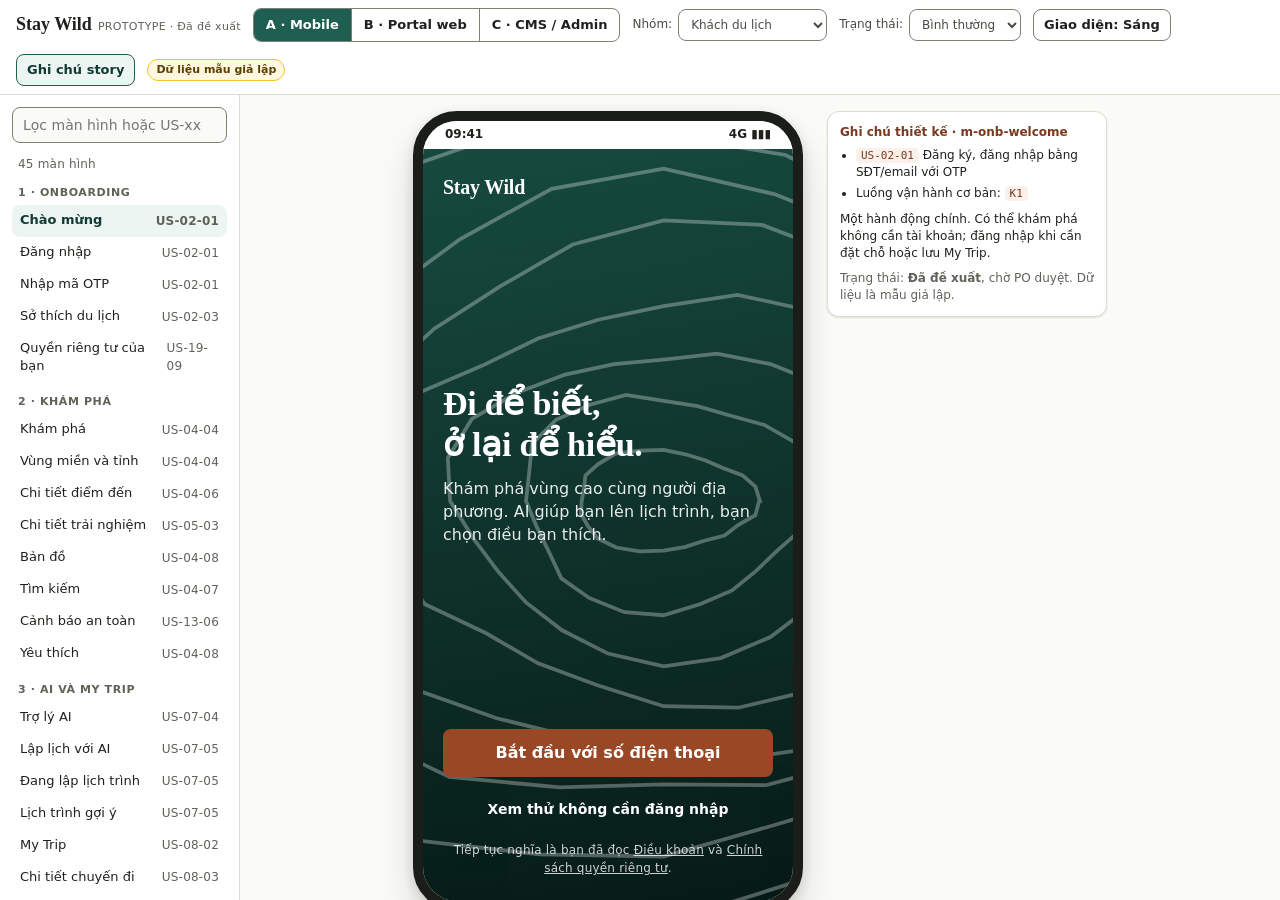
<file: site/index.html>
<!doctype html>
<html lang="vi">
<head>
<meta charset="utf-8">
<meta name="viewport" content="width=device-width, initial-scale=1">
<title>Stay Wild · Prototype nhấp được</title>
<meta name="description" content="Prototype tự chứa (HTML/CSS/JS thuần, chạy offline) cho ba bề mặt: Mobile, Portal, CMS/Admin. Trạng thái: Đã đề xuất, chờ PO duyệt. Mọi dữ liệu là mẫu giả lập.">
<link rel="stylesheet" href="css/tokens.css">
<link rel="stylesheet" href="css/base.css">
<link rel="stylesheet" href="css/components.css">
<link rel="stylesheet" href="css/mobile.css">
<link rel="stylesheet" href="css/web.css">
</head>
<body>
<div id="shell">
  <header class="topbar" role="banner">
    <button class="tb-btn" id="side-toggle" aria-label="Mở danh sách màn hình">☰ Màn hình</button>
    <span class="brand">Stay Wild<small>PROTOTYPE · Đã đề xuất</small></span>
    <div class="seg" id="surf" role="group" aria-label="Bề mặt"></div>
    <label class="tb-sel">Nhóm:
      <select id="persona" aria-label="Nhóm tài khoản"></select>
    </label>
    <label class="tb-sel">Trạng thái:
      <select id="state" aria-label="Trạng thái hiển thị">
        <option value="ok">Bình thường</option><option value="loading">Đang tải</option>
        <option value="empty">Rỗng</option><option value="error">Lỗi</option><option value="offline">Ngoại tuyến</option>
      </select>
    </label>
    <button class="tb-btn" id="theme" aria-label="Đổi chế độ sáng/tối">Giao diện</button>
    <button class="tb-btn" id="notes" aria-pressed="true">Ghi chú story</button>
    <span class="sample-tag">Dữ liệu mẫu giả lập</span>
  </header>
  <div id="body">
    <aside id="side" aria-label="Danh sách màn hình">
      <input id="sidesearch" type="search" placeholder="Lọc màn hình hoặc US-xx-yy" aria-label="Lọc màn hình">
      <div id="sidelist"></div>
    </aside>
    <div id="stage" tabindex="-1"></div>
  </div>
</div>
<script src="js/stories.js"></script>
<script src="js/core.js"></script>
<script src="js/ui.js"></script>
<script src="js/shell.js"></script>
<script src="js/data.js"></script>
<script src="js/m-onboarding.js"></script>
<script src="js/m-discover.js"></script>
<script src="js/m-trip.js"></script>
<script src="js/m-booking.js"></script>
<script src="js/m-safety.js"></script>
<script src="js/m-account.js"></script>
<script src="js/m-partner.js"></script>
<script src="js/portal.js"></script>
<script src="js/admin-ops.js"></script>
<script src="js/admin-content.js"></script>
<script src="js/admin-finance.js"></script>
<script src="js/admin-system.js"></script>
<script src="js/app.js"></script>
</body>
</html>
</file>
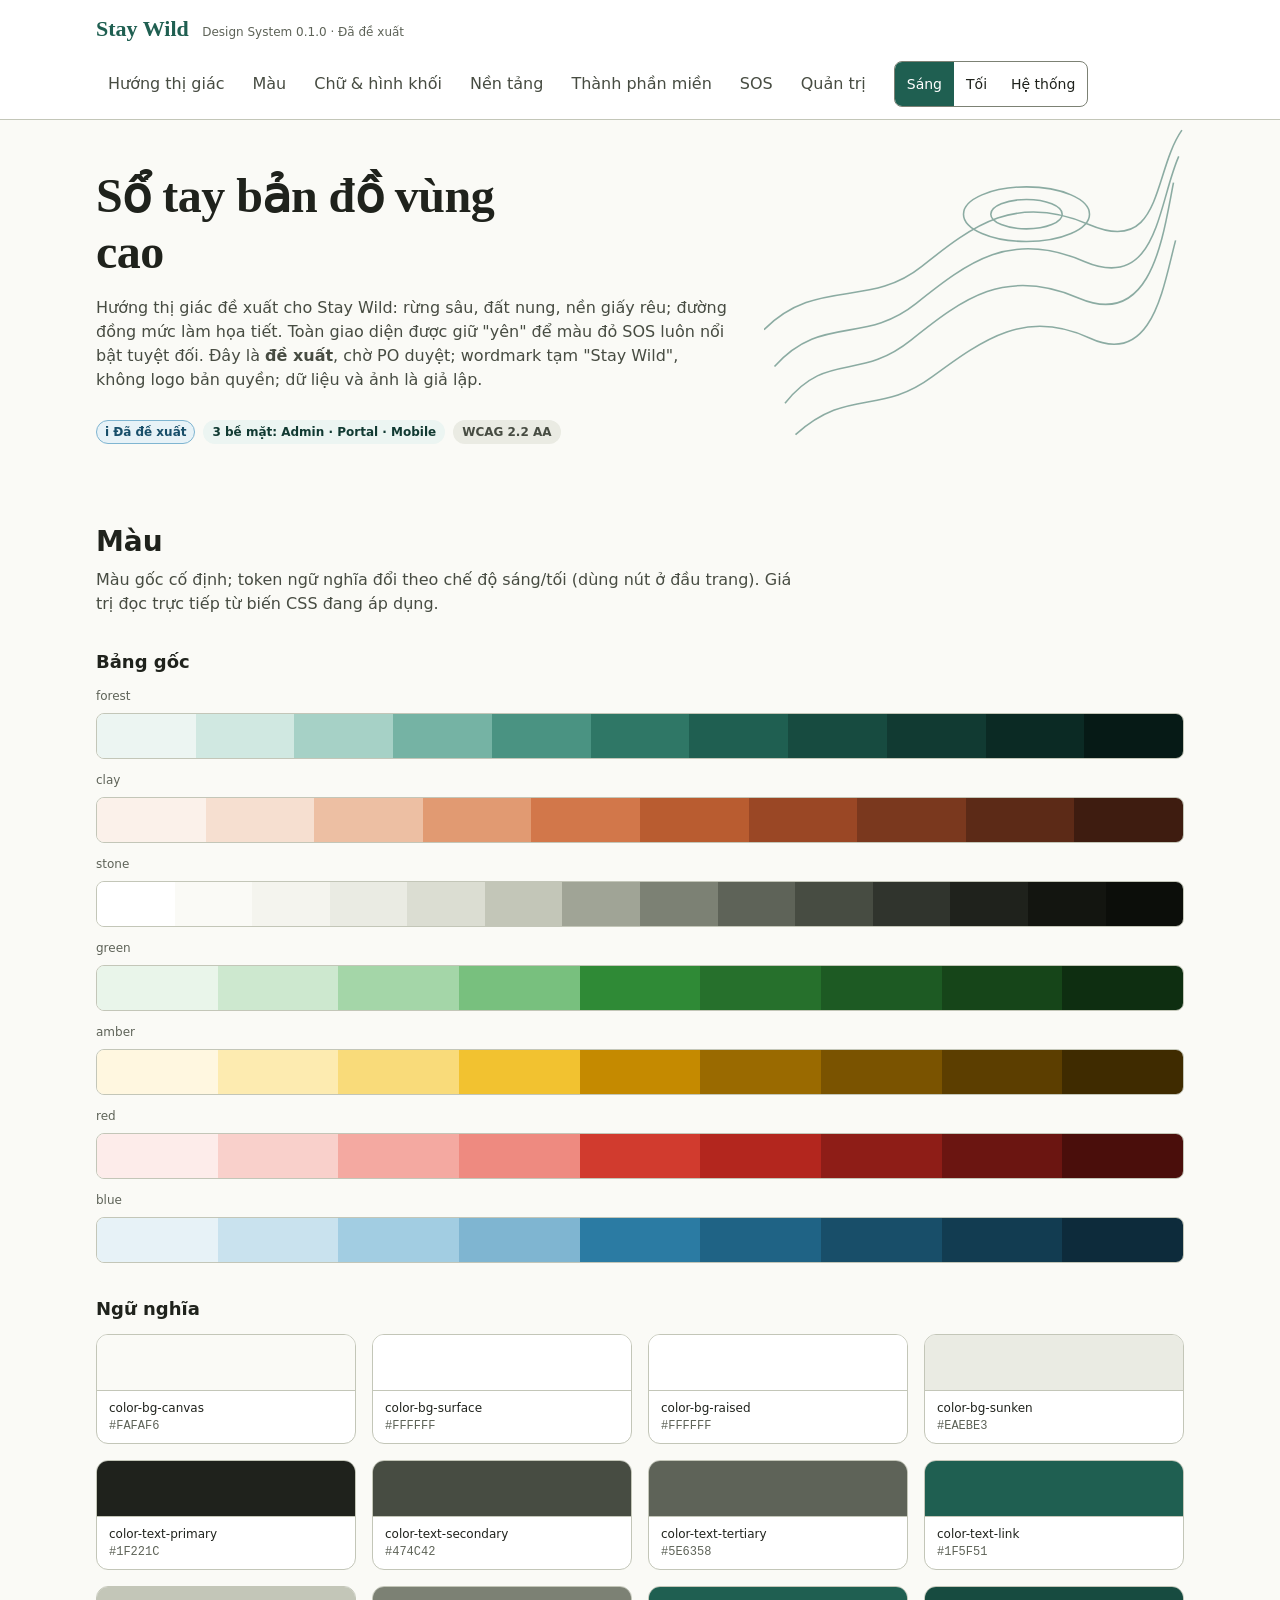
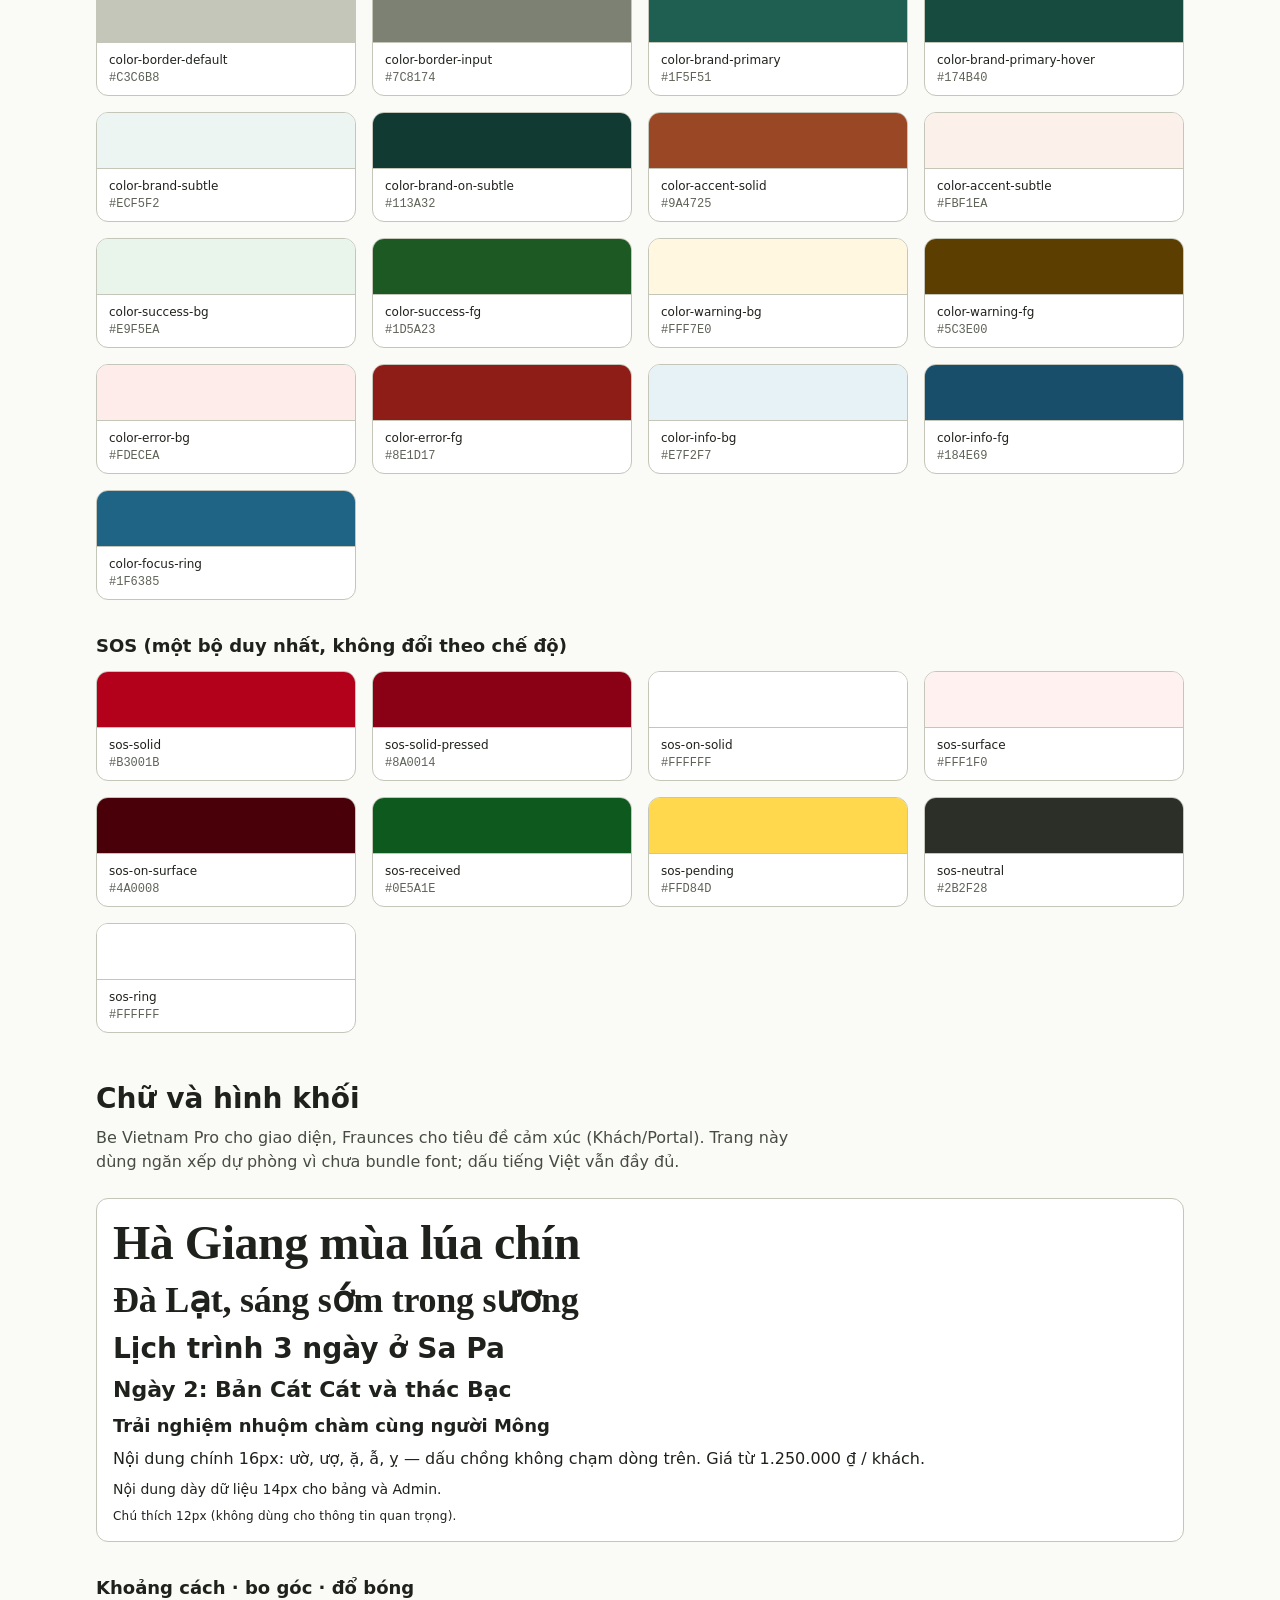
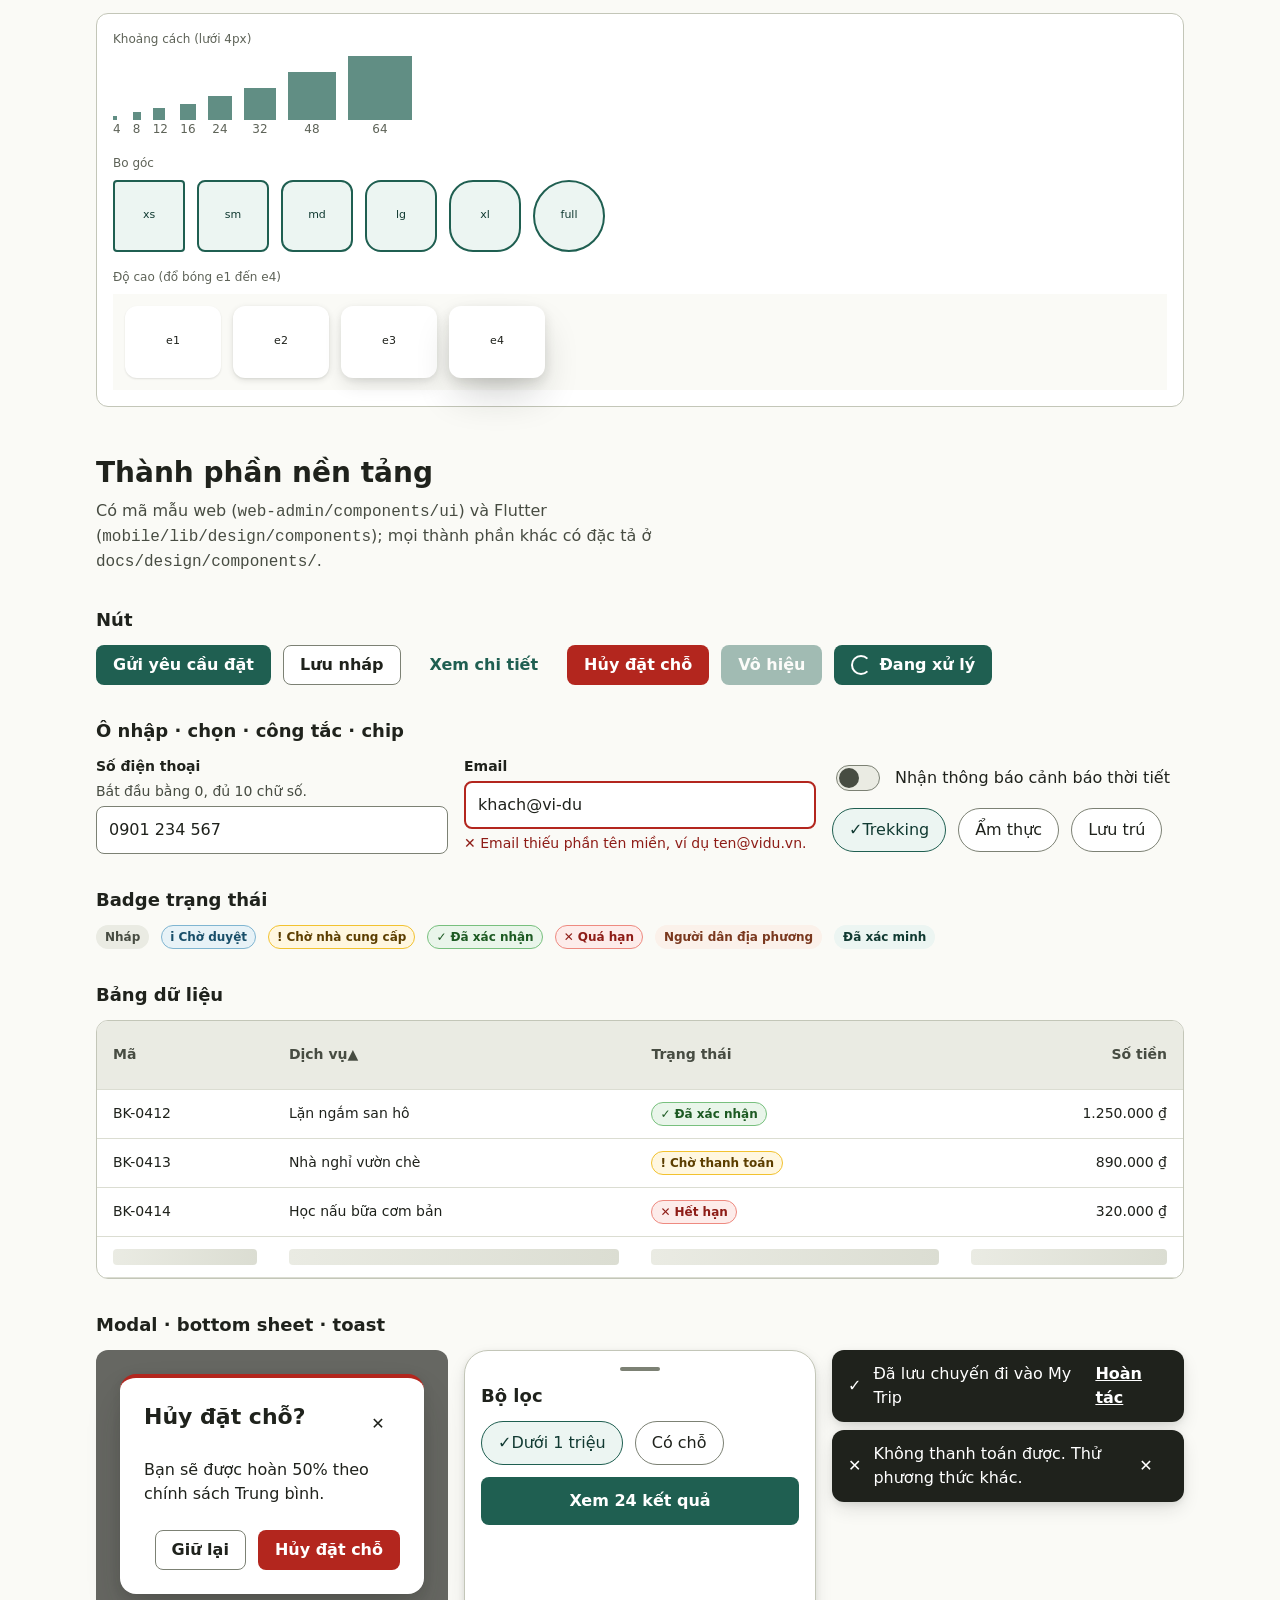
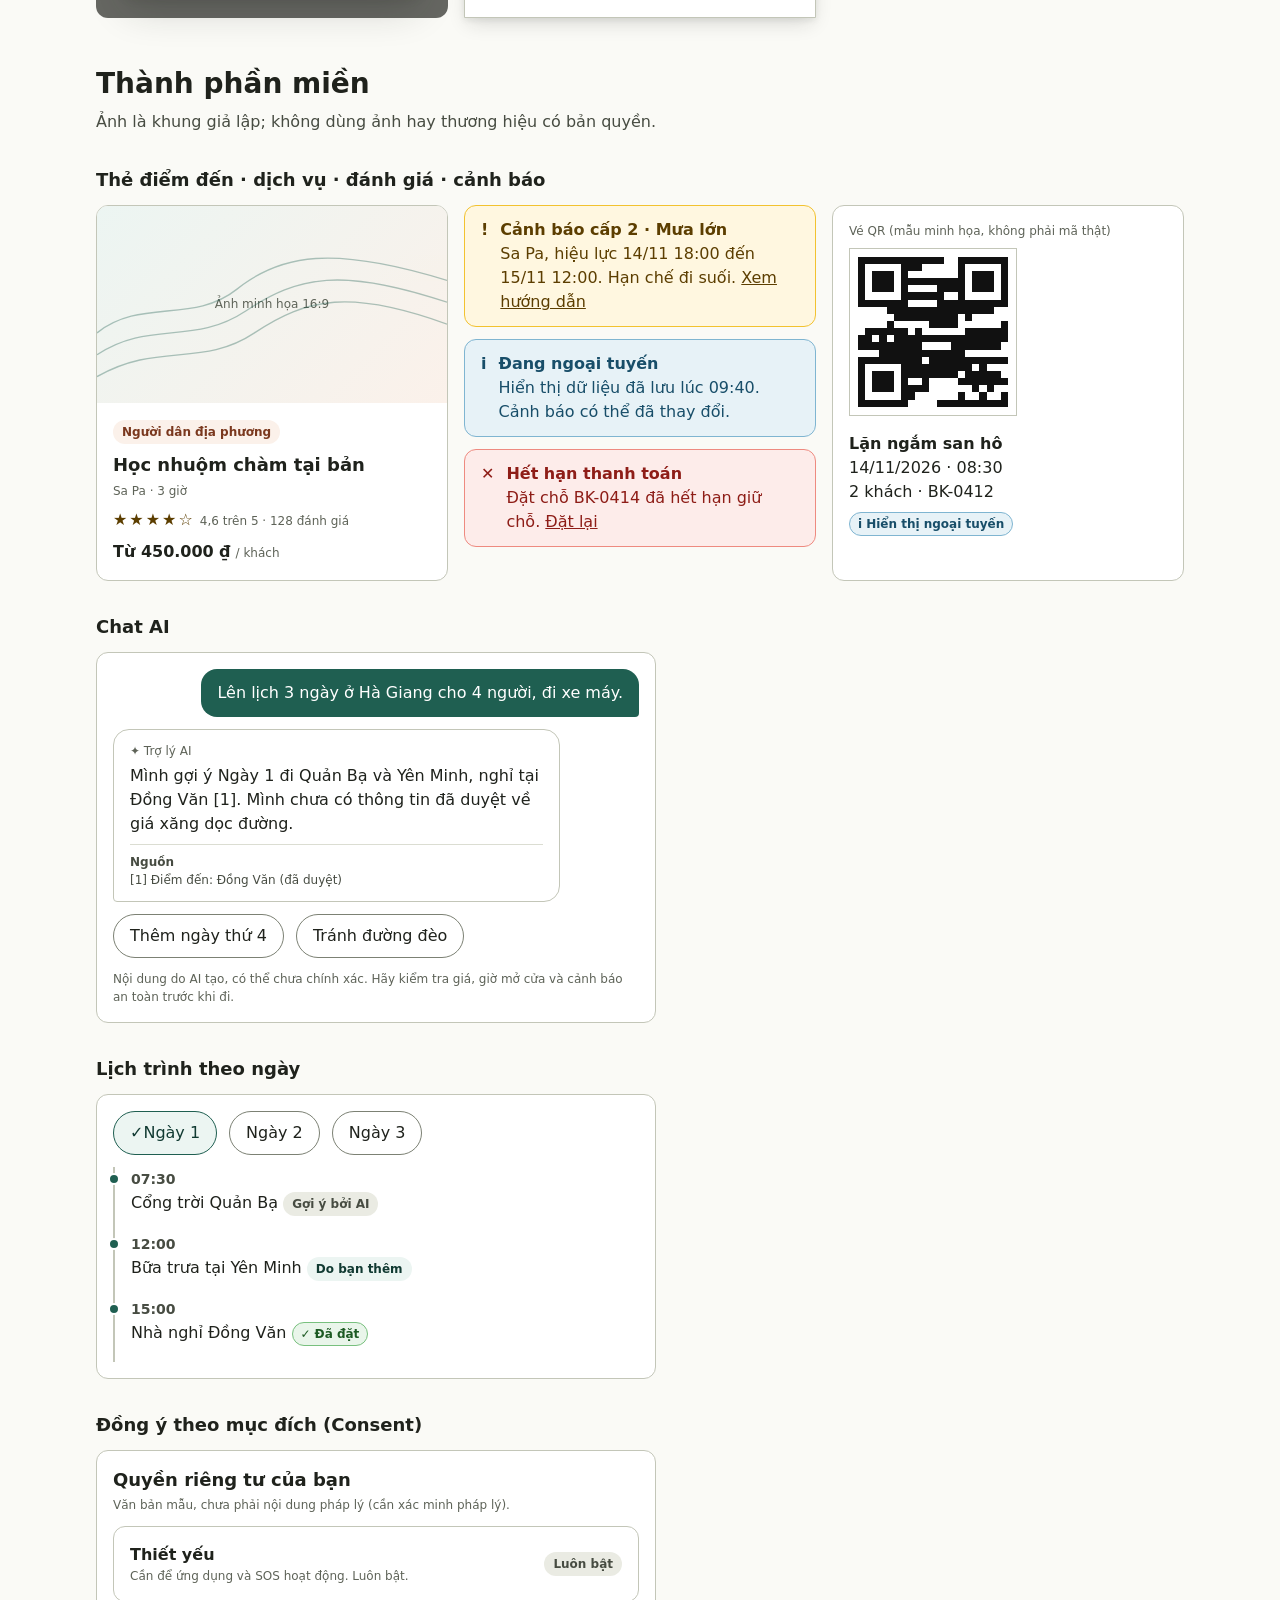
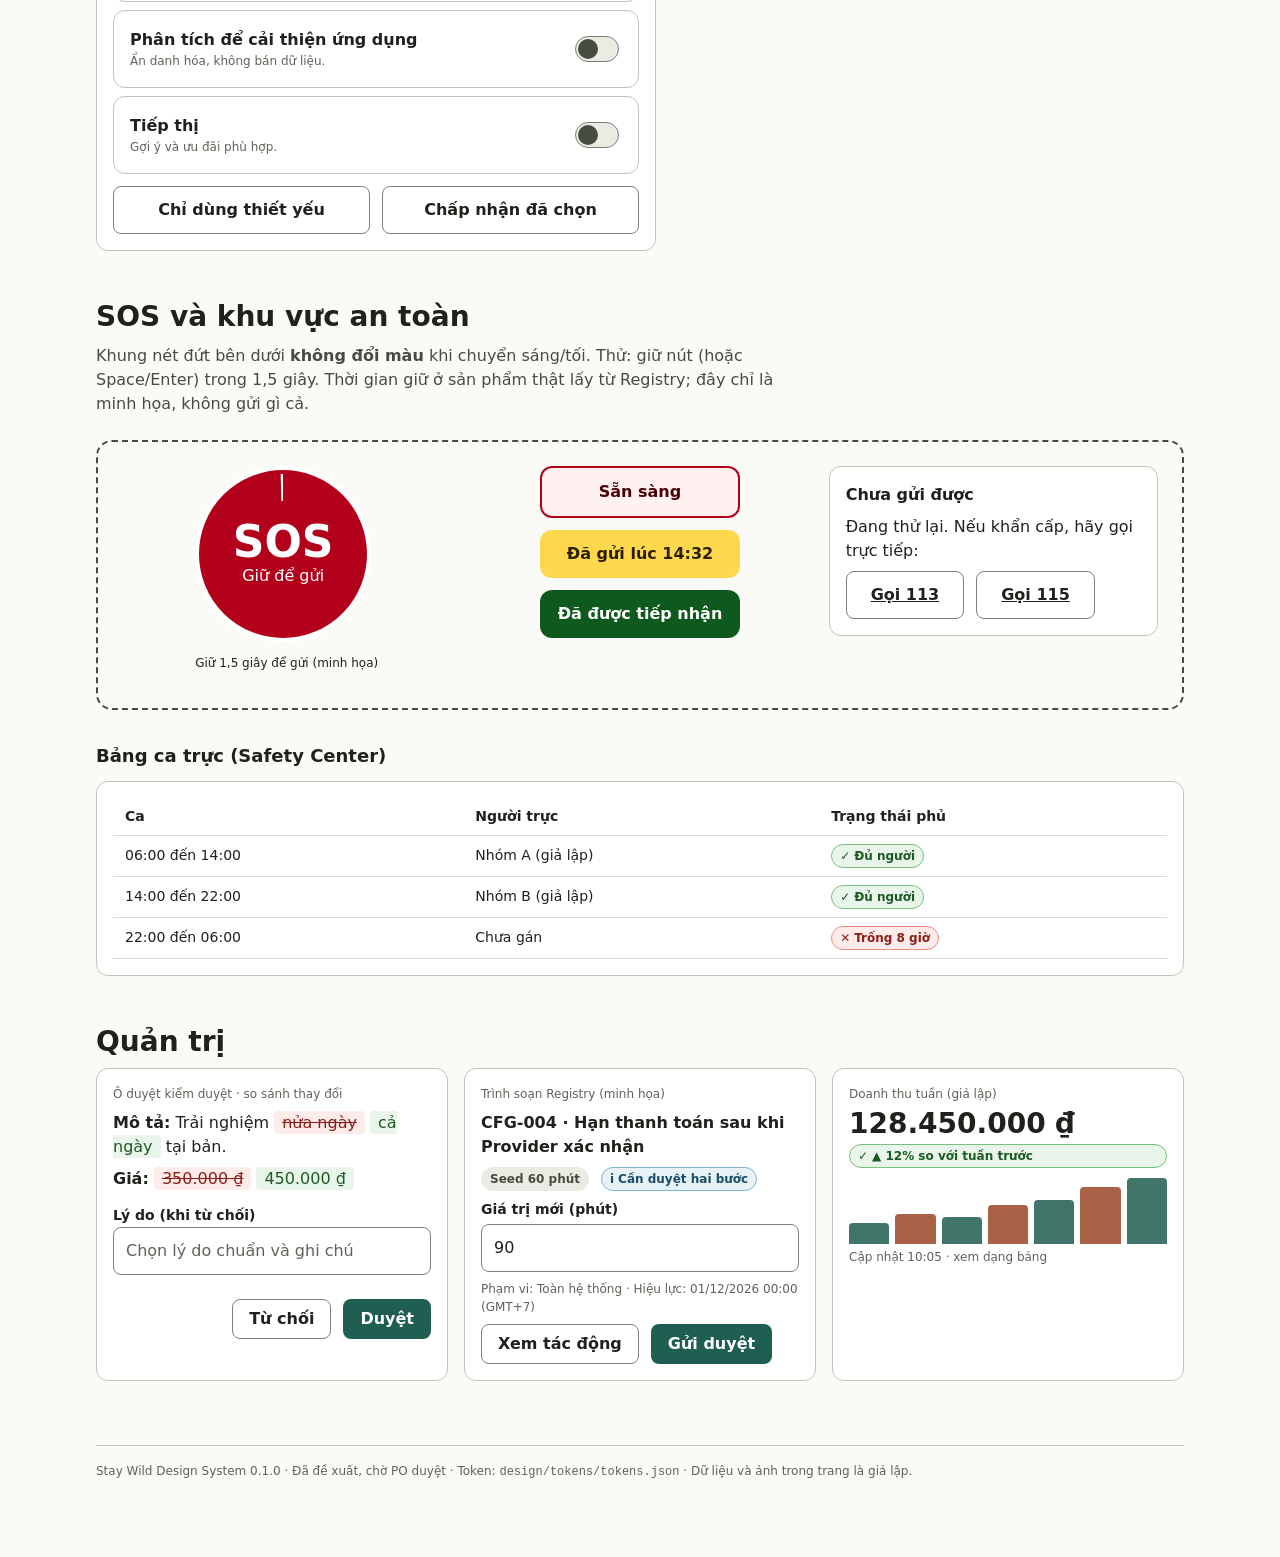
<file: site/design-system/index.html>
<!doctype html>
<html lang="vi" data-theme="light">
<head>
<meta charset="utf-8">
<meta name="viewport" content="width=device-width, initial-scale=1">
<title>Stay Wild Design System</title>
<style>
/*TOKENS:START*/
/*  GENERATED từ design/tokens/tokens.json bằng design/tokens/build.mjs. KHÔNG SỬA TAY. */
:root {
  color-scheme: light;
  --sw-ref-forest-50: #ECF5F2;
  --sw-ref-forest-100: #D0E8E1;
  --sw-ref-forest-200: #A6D1C6;
  --sw-ref-forest-300: #75B3A4;
  --sw-ref-forest-400: #4A9382;
  --sw-ref-forest-500: #2F7766;
  --sw-ref-forest-600: #1F5F51;
  --sw-ref-forest-700: #174B40;
  --sw-ref-forest-800: #113A32;
  --sw-ref-forest-900: #0B2A24;
  --sw-ref-forest-950: #061A16;
  --sw-ref-clay-50: #FBF1EA;
  --sw-ref-clay-100: #F6DFD0;
  --sw-ref-clay-200: #EDBFA3;
  --sw-ref-clay-300: #E19A72;
  --sw-ref-clay-400: #D2774A;
  --sw-ref-clay-500: #B95C30;
  --sw-ref-clay-600: #9A4725;
  --sw-ref-clay-700: #7A381E;
  --sw-ref-clay-800: #5C2A17;
  --sw-ref-clay-900: #3E1C10;
  --sw-ref-stone-0: #FFFFFF;
  --sw-ref-stone-25: #FAFAF6;
  --sw-ref-stone-50: #F4F4EE;
  --sw-ref-stone-100: #EAEBE3;
  --sw-ref-stone-200: #DBDDD2;
  --sw-ref-stone-300: #C3C6B8;
  --sw-ref-stone-400: #A0A496;
  --sw-ref-stone-500: #7C8174;
  --sw-ref-stone-600: #5E6358;
  --sw-ref-stone-700: #474C42;
  --sw-ref-stone-800: #30342D;
  --sw-ref-stone-900: #1F221C;
  --sw-ref-stone-950: #131510;
  --sw-ref-stone-1000: #0C0E0A;
  --sw-ref-green-50: #E9F5EA;
  --sw-ref-green-100: #CDE8CF;
  --sw-ref-green-200: #A4D6A8;
  --sw-ref-green-300: #78C07E;
  --sw-ref-green-500: #2F8A36;
  --sw-ref-green-600: #26702C;
  --sw-ref-green-700: #1D5A23;
  --sw-ref-green-800: #164519;
  --sw-ref-green-900: #0E2E11;
  --sw-ref-amber-50: #FFF7E0;
  --sw-ref-amber-100: #FDEBB0;
  --sw-ref-amber-200: #F9DB7A;
  --sw-ref-amber-300: #F2C230;
  --sw-ref-amber-500: #C58A00;
  --sw-ref-amber-600: #9A6A00;
  --sw-ref-amber-700: #7A5300;
  --sw-ref-amber-800: #5C3E00;
  --sw-ref-amber-900: #3F2B00;
  --sw-ref-red-50: #FDECEA;
  --sw-ref-red-100: #F9D0CB;
  --sw-ref-red-200: #F4A9A1;
  --sw-ref-red-300: #EE8A80;
  --sw-ref-red-500: #D13B2E;
  --sw-ref-red-600: #B3261E;
  --sw-ref-red-700: #8E1D17;
  --sw-ref-red-800: #6B1511;
  --sw-ref-red-900: #4A0E0B;
  --sw-ref-blue-50: #E7F2F7;
  --sw-ref-blue-100: #C9E2EE;
  --sw-ref-blue-200: #A2CDE2;
  --sw-ref-blue-300: #7FB5D1;
  --sw-ref-blue-500: #2B7BA3;
  --sw-ref-blue-600: #1F6385;
  --sw-ref-blue-700: #184E69;
  --sw-ref-blue-800: #123C51;
  --sw-ref-blue-900: #0D2B3B;

  /* SOS: một bộ duy nhất, không đổi theo chế độ sáng/tối hay theme campaign */
  --sw-sos-solid: #B3001B;
  --sw-sos-solid-pressed: #8A0014;
  --sw-sos-on-solid: #FFFFFF;
  --sw-sos-surface: #FFF1F0;
  --sw-sos-on-surface: #4A0008;
  --sw-sos-border: #B3001B;
  --sw-sos-received: #0E5A1E;
  --sw-sos-on-received: #FFFFFF;
  --sw-sos-pending: #FFD84D;
  --sw-sos-on-pending: #2B2000;
  --sw-sos-neutral: #2B2F28;
  --sw-sos-on-neutral: #FFFFFF;
  --sw-sos-ring: #FFFFFF;

  /* Màu ngữ nghĩa - chế độ sáng (mặc định) */
  --sw-color-bg-canvas: #FAFAF6;
  --sw-color-bg-surface: #FFFFFF;
  --sw-color-bg-raised: #FFFFFF;
  --sw-color-bg-sunken: #EAEBE3;
  --sw-color-bg-scrim: #131510A3;
  --sw-color-text-primary: #1F221C;
  --sw-color-text-secondary: #474C42;
  --sw-color-text-tertiary: #5E6358;
  --sw-color-text-disabled: #A0A496;
  --sw-color-text-inverse: #FFFFFF;
  --sw-color-text-link: #1F5F51;
  --sw-color-border-subtle: #DBDDD2;
  --sw-color-border-default: #C3C6B8;
  --sw-color-border-input: #7C8174;
  --sw-color-border-strong: #474C42;
  --sw-color-brand-primary: #1F5F51;
  --sw-color-brand-primary-hover: #174B40;
  --sw-color-brand-primary-pressed: #113A32;
  --sw-color-brand-on-primary: #FFFFFF;
  --sw-color-brand-subtle: #ECF5F2;
  --sw-color-brand-on-subtle: #113A32;
  --sw-color-accent-solid: #9A4725;
  --sw-color-accent-on-solid: #FFFFFF;
  --sw-color-accent-subtle: #FBF1EA;
  --sw-color-accent-on-subtle: #7A381E;
  --sw-color-success-bg: #E9F5EA;
  --sw-color-success-fg: #1D5A23;
  --sw-color-success-border: #78C07E;
  --sw-color-success-solid: #26702C;
  --sw-color-success-on-solid: #FFFFFF;
  --sw-color-warning-bg: #FFF7E0;
  --sw-color-warning-fg: #5C3E00;
  --sw-color-warning-border: #F2C230;
  --sw-color-warning-solid: #F2C230;
  --sw-color-warning-on-solid: #3F2B00;
  --sw-color-error-bg: #FDECEA;
  --sw-color-error-fg: #8E1D17;
  --sw-color-error-border: #EE8A80;
  --sw-color-error-solid: #B3261E;
  --sw-color-error-on-solid: #FFFFFF;
  --sw-color-info-bg: #E7F2F7;
  --sw-color-info-fg: #184E69;
  --sw-color-info-border: #7FB5D1;
  --sw-color-info-solid: #1F6385;
  --sw-color-info-on-solid: #FFFFFF;
  --sw-color-focus-ring: #1F6385;

  /* font */
  --sw-font-family-sans: "Be Vietnam Pro", "Noto Sans", Roboto, "Segoe UI", system-ui, sans-serif;
  --sw-font-family-display: Fraunces, "Noto Serif", Georgia, serif;
  --sw-font-family-system: system-ui, -apple-system, Roboto, "Segoe UI", sans-serif;
  --sw-font-family-mono: "JetBrains Mono", ui-monospace, Menlo, Consolas, monospace;
  --sw-font-weight-regular: 400;
  --sw-font-weight-medium: 500;
  --sw-font-weight-semibold: 600;
  --sw-font-weight-bold: 700;
  --sw-font-size-caption: 12px;
  --sw-font-size-body-sm: 14px;
  --sw-font-size-body: 16px;
  --sw-font-size-h3: 18px;
  --sw-font-size-h2: 22px;
  --sw-font-size-h1: 28px;
  --sw-font-size-display: 36px;
  --sw-font-size-display-lg: 48px;

  /* space */
  --sw-space-0: 0px;
  --sw-space-1: 4px;
  --sw-space-2: 8px;
  --sw-space-3: 12px;
  --sw-space-4: 16px;
  --sw-space-5: 20px;
  --sw-space-6: 24px;
  --sw-space-8: 32px;
  --sw-space-10: 40px;
  --sw-space-12: 48px;
  --sw-space-16: 64px;
  --sw-space-20: 80px;
  --sw-space-0-5: 2px;

  /* radius */
  --sw-radius-none: 0px;
  --sw-radius-xs: 4px;
  --sw-radius-sm: 8px;
  --sw-radius-md: 12px;
  --sw-radius-lg: 16px;
  --sw-radius-xl: 24px;
  --sw-radius-full: 9999px;

  /* shadow */
  --sw-shadow-e1: 0px 1px 2px 0px #1F221C1F;
  --sw-shadow-e2: 0px 2px 6px 0px #1F221C1F, 0px 1px 2px 0px #1F221C14;
  --sw-shadow-e3: 0px 8px 20px -4px #1F221C29, 0px 2px 6px 0px #1F221C14;
  --sw-shadow-e4: 0px 20px 40px -8px #1F221C3D, 0px 4px 12px 0px #1F221C1F;

  /* elevation */
  --sw-z-base: 0;
  --sw-z-sticky: 100;
  --sw-z-drawer: 200;
  --sw-z-modal: 300;
  --sw-z-toast: 400;
  --sw-z-tooltip: 500;
  --sw-z-sos: 1000;

  /* motion */
  --sw-motion-duration-instant: 80ms;
  --sw-motion-duration-fast: 150ms;
  --sw-motion-duration-base: 240ms;
  --sw-motion-duration-slow: 400ms;
  --sw-motion-duration-hold: 1500ms;
  --sw-motion-easing-standard: cubic-bezier(0.2, 0, 0, 1);
  --sw-motion-easing-decelerate: cubic-bezier(0, 0, 0, 1);
  --sw-motion-easing-accelerate: cubic-bezier(0.3, 0, 1, 1);
  --sw-motion-easing-emphasized: cubic-bezier(0.2, 0, 0, 1.2);

  /* breakpoint */
  --sw-breakpoint-compact: 0px;
  --sw-breakpoint-sm: 600px;
  --sw-breakpoint-md: 840px;
  --sw-breakpoint-lg: 1200px;
  --sw-breakpoint-xl: 1600px;

  /* size */
  --sw-size-touch-min: 44px;
  --sw-size-touch-mobile: 48px;
  --sw-size-touch-sos: 72px;
  --sw-size-icon-sm: 16px;
  --sw-size-icon-md: 20px;
  --sw-size-icon-lg: 24px;
  --sw-size-icon-xl: 32px;
  --sw-size-control-sm: 32px;
  --sw-size-control-md: 40px;
  --sw-size-control-lg: 48px;
  --sw-size-sos-button: 176px;
  --sw-size-focus-ring: 2px;
  --sw-size-content-max: 1280px;
  --sw-size-reading-max: 680px;

  /* opacity */
  --sw-opacity-disabled: 0.4;
  --sw-opacity-hover: 0.08;
  --sw-opacity-pressed: 0.12;
}

:root[data-theme="light"] { color-scheme: light; }
@media (prefers-color-scheme: dark) {
  :root:not([data-theme="light"]) {
    color-scheme: dark;
    --sw-color-bg-canvas: #131510;
    --sw-color-bg-surface: #1F221C;
    --sw-color-bg-raised: #30342D;
    --sw-color-bg-sunken: #0C0E0A;
    --sw-color-bg-scrim: #000000B8;
    --sw-color-text-primary: #F4F4EE;
    --sw-color-text-secondary: #DBDDD2;
    --sw-color-text-tertiary: #C3C6B8;
    --sw-color-text-disabled: #5E6358;
    --sw-color-text-inverse: #131510;
    --sw-color-text-link: #A6D1C6;
    --sw-color-border-subtle: #30342D;
    --sw-color-border-default: #474C42;
    --sw-color-border-input: #A0A496;
    --sw-color-border-strong: #DBDDD2;
    --sw-color-brand-primary: #75B3A4;
    --sw-color-brand-primary-hover: #A6D1C6;
    --sw-color-brand-primary-pressed: #D0E8E1;
    --sw-color-brand-on-primary: #131510;
    --sw-color-brand-subtle: #0B2A24;
    --sw-color-brand-on-subtle: #D0E8E1;
    --sw-color-accent-solid: #E19A72;
    --sw-color-accent-on-solid: #131510;
    --sw-color-accent-subtle: #3E1C10;
    --sw-color-accent-on-subtle: #EDBFA3;
    --sw-color-success-bg: #0E2E11;
    --sw-color-success-fg: #A4D6A8;
    --sw-color-success-border: #1D5A23;
    --sw-color-success-solid: #78C07E;
    --sw-color-success-on-solid: #0E2E11;
    --sw-color-warning-bg: #3F2B00;
    --sw-color-warning-fg: #F9DB7A;
    --sw-color-warning-border: #7A5300;
    --sw-color-warning-solid: #F2C230;
    --sw-color-warning-on-solid: #3F2B00;
    --sw-color-error-bg: #4A0E0B;
    --sw-color-error-fg: #F4A9A1;
    --sw-color-error-border: #8E1D17;
    --sw-color-error-solid: #EE8A80;
    --sw-color-error-on-solid: #4A0E0B;
    --sw-color-info-bg: #0D2B3B;
    --sw-color-info-fg: #A2CDE2;
    --sw-color-info-border: #184E69;
    --sw-color-info-solid: #7FB5D1;
    --sw-color-info-on-solid: #0D2B3B;
    --sw-color-focus-ring: #7FB5D1;
  }
}
:root[data-theme="dark"] {
  color-scheme: dark;
  --sw-color-bg-canvas: #131510;
  --sw-color-bg-surface: #1F221C;
  --sw-color-bg-raised: #30342D;
  --sw-color-bg-sunken: #0C0E0A;
  --sw-color-bg-scrim: #000000B8;
  --sw-color-text-primary: #F4F4EE;
  --sw-color-text-secondary: #DBDDD2;
  --sw-color-text-tertiary: #C3C6B8;
  --sw-color-text-disabled: #5E6358;
  --sw-color-text-inverse: #131510;
  --sw-color-text-link: #A6D1C6;
  --sw-color-border-subtle: #30342D;
  --sw-color-border-default: #474C42;
  --sw-color-border-input: #A0A496;
  --sw-color-border-strong: #DBDDD2;
  --sw-color-brand-primary: #75B3A4;
  --sw-color-brand-primary-hover: #A6D1C6;
  --sw-color-brand-primary-pressed: #D0E8E1;
  --sw-color-brand-on-primary: #131510;
  --sw-color-brand-subtle: #0B2A24;
  --sw-color-brand-on-subtle: #D0E8E1;
  --sw-color-accent-solid: #E19A72;
  --sw-color-accent-on-solid: #131510;
  --sw-color-accent-subtle: #3E1C10;
  --sw-color-accent-on-subtle: #EDBFA3;
  --sw-color-success-bg: #0E2E11;
  --sw-color-success-fg: #A4D6A8;
  --sw-color-success-border: #1D5A23;
  --sw-color-success-solid: #78C07E;
  --sw-color-success-on-solid: #0E2E11;
  --sw-color-warning-bg: #3F2B00;
  --sw-color-warning-fg: #F9DB7A;
  --sw-color-warning-border: #7A5300;
  --sw-color-warning-solid: #F2C230;
  --sw-color-warning-on-solid: #3F2B00;
  --sw-color-error-bg: #4A0E0B;
  --sw-color-error-fg: #F4A9A1;
  --sw-color-error-border: #8E1D17;
  --sw-color-error-solid: #EE8A80;
  --sw-color-error-on-solid: #4A0E0B;
  --sw-color-info-bg: #0D2B3B;
  --sw-color-info-fg: #A2CDE2;
  --sw-color-info-border: #184E69;
  --sw-color-info-solid: #7FB5D1;
  --sw-color-info-on-solid: #0D2B3B;
  --sw-color-focus-ring: #7FB5D1;
}

/* Kiểu chữ ghép */
.sw-text-display-lg { font-family: Fraunces, "Noto Serif", Georgia, serif; font-size: 48px; font-weight: 600; line-height: 1.17; letter-spacing: -0.5px; }
.sw-text-display { font-family: Fraunces, "Noto Serif", Georgia, serif; font-size: 36px; font-weight: 600; line-height: 1.22; letter-spacing: -0.25px; }
.sw-text-h1 { font-family: "Be Vietnam Pro", "Noto Sans", Roboto, "Segoe UI", system-ui, sans-serif; font-size: 28px; font-weight: 700; line-height: 1.29; letter-spacing: 0px; }
.sw-text-h2 { font-family: "Be Vietnam Pro", "Noto Sans", Roboto, "Segoe UI", system-ui, sans-serif; font-size: 22px; font-weight: 600; line-height: 1.36; letter-spacing: 0px; }
.sw-text-h3 { font-family: "Be Vietnam Pro", "Noto Sans", Roboto, "Segoe UI", system-ui, sans-serif; font-size: 18px; font-weight: 600; line-height: 1.44; letter-spacing: 0px; }
.sw-text-body-lg { font-family: "Be Vietnam Pro", "Noto Sans", Roboto, "Segoe UI", system-ui, sans-serif; font-size: 16px; font-weight: 400; line-height: 1.5; letter-spacing: 0px; }
.sw-text-body { font-family: "Be Vietnam Pro", "Noto Sans", Roboto, "Segoe UI", system-ui, sans-serif; font-size: 14px; font-weight: 400; line-height: 1.43; letter-spacing: 0px; }
.sw-text-label { font-family: "Be Vietnam Pro", "Noto Sans", Roboto, "Segoe UI", system-ui, sans-serif; font-size: 14px; font-weight: 600; line-height: 1.43; letter-spacing: 0.1px; }
.sw-text-caption { font-family: "Be Vietnam Pro", "Noto Sans", Roboto, "Segoe UI", system-ui, sans-serif; font-size: 12px; font-weight: 400; line-height: 1.5; letter-spacing: 0.2px; }
.sw-text-sos { font-family: system-ui, -apple-system, Roboto, "Segoe UI", sans-serif; font-size: 18px; font-weight: 700; line-height: 1.33; letter-spacing: 0px; }
.sw-text-sos-body { font-family: system-ui, -apple-system, Roboto, "Segoe UI", sans-serif; font-size: 16px; font-weight: 500; line-height: 1.5; letter-spacing: 0px; }

/* Giảm chuyển động: tôn trọng cài đặt hệ điều hành (WCAG 2.3.3) */
@media (prefers-reduced-motion: reduce) {
  :root { --sw-motion-duration-fast: 0ms; --sw-motion-duration-base: 0ms; --sw-motion-duration-slow: 0ms; }
}

/*TOKENS:END*/
/*UI:START*/
/* Stay Wild UI nền tảng. Chỉ dùng biến --sw-*; không có giá trị màu/kích thước cứng. */
*, *::before, *::after { box-sizing: border-box; }
body { margin: 0; background: var(--sw-color-bg-canvas); color: var(--sw-color-text-primary); font-family: var(--sw-font-family-sans); font-size: var(--sw-font-size-body); line-height: 1.5; }
:where(a, button, input, select, textarea, [tabindex]):focus-visible { outline: var(--sw-size-focus-ring) solid var(--sw-color-focus-ring); outline-offset: 2px; }
.sw-sr-only { position: absolute; width: 1px; height: 1px; margin: -1px; padding: 0; overflow: hidden; clip: rect(0 0 0 0); white-space: nowrap; border: 0; }
.sw-skip-link { position: absolute; left: var(--sw-space-2); top: -100px; background: var(--sw-color-bg-surface); padding: var(--sw-space-2) var(--sw-space-4); border-radius: var(--sw-radius-sm); z-index: var(--sw-z-tooltip); }
.sw-skip-link:focus { top: var(--sw-space-2); }

/* Nút */
.sw-btn { display: inline-flex; align-items: center; justify-content: center; gap: var(--sw-space-2); min-height: var(--sw-size-control-md); min-width: var(--sw-size-touch-min); padding: 0 var(--sw-space-4); border: 1px solid transparent; border-radius: var(--sw-radius-sm); font: inherit; font-weight: var(--sw-font-weight-semibold); cursor: pointer; transition: background var(--sw-motion-duration-fast) var(--sw-motion-easing-standard), border-color var(--sw-motion-duration-fast) var(--sw-motion-easing-standard); }
.sw-btn--sm { min-height: var(--sw-size-control-sm); padding: 0 var(--sw-space-3); font-size: var(--sw-font-size-body-sm); }
.sw-btn--lg { min-height: var(--sw-size-control-lg); padding: 0 var(--sw-space-6); }
.sw-btn--primary { background: var(--sw-color-brand-primary); color: var(--sw-color-brand-on-primary); }
.sw-btn--primary:hover { background: var(--sw-color-brand-primary-hover); }
.sw-btn--primary:active { background: var(--sw-color-brand-primary-pressed); }
.sw-btn--secondary { background: var(--sw-color-bg-surface); color: var(--sw-color-text-primary); border-color: var(--sw-color-border-input); }
.sw-btn--secondary:hover { background: var(--sw-color-bg-sunken); }
.sw-btn--tertiary { background: transparent; color: var(--sw-color-text-link); }
.sw-btn--tertiary:hover { background: var(--sw-color-brand-subtle); }
.sw-btn--danger { background: var(--sw-color-error-solid); color: var(--sw-color-error-on-solid); }
.sw-btn--danger:hover { filter: brightness(0.92); }
.sw-btn:disabled { opacity: var(--sw-opacity-disabled); cursor: not-allowed; }
.sw-btn.is-loading { cursor: progress; }
.sw-spinner { width: var(--sw-size-icon-md); height: var(--sw-size-icon-md); border: 2px solid currentColor; border-right-color: transparent; border-radius: var(--sw-radius-full); animation: sw-spin 0.8s linear infinite; }
@keyframes sw-spin { to { transform: rotate(360deg); } }
@media (prefers-reduced-motion: reduce) { .sw-spinner { animation-duration: 2.4s; } .sw-skeleton { animation: none; } }

/* Input */
.sw-field { display: flex; flex-direction: column; gap: var(--sw-space-1); }
.sw-field__label { font-weight: var(--sw-font-weight-semibold); font-size: var(--sw-font-size-body-sm); }
.sw-field__hint { margin: 0; color: var(--sw-color-text-secondary); font-size: var(--sw-font-size-body-sm); }
.sw-field__error { margin: 0; color: var(--sw-color-error-fg); font-size: var(--sw-font-size-body-sm); }
.sw-input { min-height: var(--sw-size-control-lg); padding: 0 var(--sw-space-3); border: 1px solid var(--sw-color-border-input); border-radius: var(--sw-radius-sm); background: var(--sw-color-bg-surface); color: var(--sw-color-text-primary); font: inherit; }
.sw-input::placeholder { color: var(--sw-color-text-tertiary); }
.sw-input:disabled { opacity: var(--sw-opacity-disabled); cursor: not-allowed; }
.has-error .sw-input { border-color: var(--sw-color-error-solid); border-width: 2px; }

/* Thẻ */
.sw-card { background: var(--sw-color-bg-surface); border-radius: var(--sw-radius-md); overflow: hidden; }
.sw-card--outlined { border: 1px solid var(--sw-color-border-default); }
.sw-card--raised { background: var(--sw-color-bg-raised); box-shadow: var(--sw-shadow-e2); }
.sw-card.is-interactive:hover { box-shadow: var(--sw-shadow-e3); }
.sw-card__body { padding: var(--sw-space-4); }
.sw-card__media { background: var(--sw-color-bg-sunken); }

/* Badge */
.sw-badge { display: inline-flex; align-items: center; gap: var(--sw-space-1); padding: 0 var(--sw-space-2); min-height: var(--sw-space-6); border-radius: var(--sw-radius-full); font-size: var(--sw-font-size-caption); font-weight: var(--sw-font-weight-semibold); border: 1px solid transparent; }
.sw-badge--neutral { background: var(--sw-color-bg-sunken); color: var(--sw-color-text-secondary); }
.sw-badge--brand { background: var(--sw-color-brand-subtle); color: var(--sw-color-brand-on-subtle); }
.sw-badge--accent { background: var(--sw-color-accent-subtle); color: var(--sw-color-accent-on-subtle); }
.sw-badge--success { background: var(--sw-color-success-bg); color: var(--sw-color-success-fg); border-color: var(--sw-color-success-border); }
.sw-badge--warning { background: var(--sw-color-warning-bg); color: var(--sw-color-warning-fg); border-color: var(--sw-color-warning-border); }
.sw-badge--error { background: var(--sw-color-error-bg); color: var(--sw-color-error-fg); border-color: var(--sw-color-error-border); }
.sw-badge--info { background: var(--sw-color-info-bg); color: var(--sw-color-info-fg); border-color: var(--sw-color-info-border); }
.sw-badge__icon { font-weight: var(--sw-font-weight-bold); }

/* Bảng */
.sw-table-scroll { overflow-x: auto; border: 1px solid var(--sw-color-border-default); border-radius: var(--sw-radius-md); background: var(--sw-color-bg-surface); }
.sw-table { width: 100%; border-collapse: collapse; font-size: var(--sw-font-size-body-sm); }
.sw-table th, .sw-table td { padding: var(--sw-space-3) var(--sw-space-4); text-align: start; border-bottom: 1px solid var(--sw-color-border-subtle); }
.sw-table th { background: var(--sw-color-bg-sunken); color: var(--sw-color-text-secondary); font-weight: var(--sw-font-weight-semibold); white-space: nowrap; }
.sw-table .is-end { text-align: end; font-variant-numeric: tabular-nums; }
.sw-table tbody tr:hover { background: var(--sw-color-brand-subtle); }
.sw-table__sort { all: unset; cursor: pointer; font-weight: inherit; min-height: var(--sw-size-touch-min); display: inline-flex; align-items: center; }
.sw-table__sort:focus-visible { outline: var(--sw-size-focus-ring) solid var(--sw-color-focus-ring); outline-offset: 2px; }
.sw-table__empty { padding: var(--sw-space-8); text-align: center; color: var(--sw-color-text-secondary); }
.sw-table__pager { display: flex; align-items: center; justify-content: flex-end; gap: var(--sw-space-3); padding-top: var(--sw-space-3); }
.sw-skeleton { display: block; height: var(--sw-space-4); border-radius: var(--sw-radius-xs); background: linear-gradient(90deg, var(--sw-color-bg-sunken), var(--sw-color-border-subtle), var(--sw-color-bg-sunken)); background-size: 200% 100%; animation: sw-shimmer 1.4s linear infinite; }
@keyframes sw-shimmer { to { background-position: -200% 0; } }

/* Modal */
.sw-modal-backdrop { position: fixed; inset: 0; z-index: var(--sw-z-modal); display: flex; align-items: center; justify-content: center; padding: var(--sw-space-4); background: var(--sw-color-bg-scrim); }
.sw-modal { width: 100%; max-width: 32rem; max-height: calc(100vh - var(--sw-space-8)); overflow: auto; background: var(--sw-color-bg-raised); color: var(--sw-color-text-primary); border-radius: var(--sw-radius-lg); box-shadow: var(--sw-shadow-e4); padding: var(--sw-space-6); }
.sw-modal--destructive { border-top: 4px solid var(--sw-color-error-solid); }
.sw-modal__head { display: flex; align-items: flex-start; justify-content: space-between; gap: var(--sw-space-3); }
.sw-modal__title { margin: 0; font-size: var(--sw-font-size-h2); line-height: 1.36; }
.sw-modal__close { all: unset; cursor: pointer; min-width: var(--sw-size-touch-min); min-height: var(--sw-size-touch-min); display: inline-flex; align-items: center; justify-content: center; border-radius: var(--sw-radius-sm); }
.sw-modal__close:focus-visible { outline: var(--sw-size-focus-ring) solid var(--sw-color-focus-ring); }
.sw-modal__body { margin-top: var(--sw-space-3); }
.sw-modal__actions { display: flex; justify-content: flex-end; gap: var(--sw-space-3); margin-top: var(--sw-space-6); flex-wrap: wrap; }

/* Toast */
.sw-toast-region { position: fixed; z-index: var(--sw-z-toast); inset-inline: var(--sw-space-4); bottom: var(--sw-space-4); display: flex; flex-direction: column; gap: var(--sw-space-2); align-items: flex-end; pointer-events: none; }
.sw-toast { pointer-events: auto; display: flex; align-items: center; gap: var(--sw-space-3); max-width: 28rem; padding: var(--sw-space-3) var(--sw-space-4); border-radius: var(--sw-radius-md); background: var(--sw-color-text-primary); color: var(--sw-color-text-inverse); box-shadow: var(--sw-shadow-e3); }
.sw-toast__icon { font-weight: var(--sw-font-weight-bold); }
.sw-toast__action { all: unset; cursor: pointer; font-weight: var(--sw-font-weight-bold); text-decoration: underline; min-height: var(--sw-size-touch-min); display: inline-flex; align-items: center; }
.sw-toast__close { all: unset; cursor: pointer; min-width: var(--sw-size-touch-min); min-height: var(--sw-size-touch-min); display: inline-flex; align-items: center; justify-content: center; }
.sw-toast :is(.sw-toast__action, .sw-toast__close):focus-visible { outline: var(--sw-size-focus-ring) solid var(--sw-color-text-inverse); }

@media (forced-colors: active) {
  .sw-btn, .sw-input, .sw-card, .sw-badge { border: 1px solid CanvasText; }
}

/*UI:END*/
/* ---- Riêng trang tổng quan ---- */
body { line-height: 1.5; }
.ix-wrap { max-width: 1120px; margin: 0 auto; padding: 0 var(--sw-space-4) var(--sw-space-20); }
.ix-top { position: sticky; top: 0; z-index: var(--sw-z-sticky); background: var(--sw-color-bg-surface); border-bottom: 1px solid var(--sw-color-border-default); }
.ix-top .ix-wrap { display: flex; align-items: center; gap: var(--sw-space-4); padding-block: var(--sw-space-3); flex-wrap: wrap; }
.ix-mark { font-family: var(--sw-font-family-display); font-weight: 600; font-size: var(--sw-font-size-h2); color: var(--sw-color-brand-primary); margin-right: auto; }
.ix-mark small { font-family: var(--sw-font-family-sans); font-size: var(--sw-font-size-caption); color: var(--sw-color-text-tertiary); margin-left: var(--sw-space-2); font-weight: 400; }
.ix-nav { display: flex; gap: var(--sw-space-1); flex-wrap: wrap; }
.ix-nav a { color: var(--sw-color-text-secondary); text-decoration: none; padding: var(--sw-space-2) var(--sw-space-3); border-radius: var(--sw-radius-sm); min-height: 44px; display: inline-flex; align-items: center; }
.ix-nav a:hover { background: var(--sw-color-brand-subtle); color: var(--sw-color-brand-on-subtle); }
.ix-seg { display: inline-flex; border: 1px solid var(--sw-color-border-input); border-radius: var(--sw-radius-sm); overflow: hidden; }
.ix-seg button { all: unset; cursor: pointer; padding: 0 var(--sw-space-3); min-height: 44px; display: inline-flex; align-items: center; font-size: var(--sw-font-size-body-sm); }
.ix-seg button[aria-pressed="true"] { background: var(--sw-color-brand-primary); color: var(--sw-color-brand-on-primary); }
.ix-seg button:focus-visible { outline: 2px solid var(--sw-color-focus-ring); outline-offset: -2px; }
.ix-hero { padding: var(--sw-space-12) 0 var(--sw-space-8); position: relative; }
.ix-hero h1 { font-family: var(--sw-font-family-display); font-size: clamp(2rem, 6vw, 3rem); line-height: 1.17; margin: 0 0 var(--sw-space-3); font-weight: 600; letter-spacing: -0.5px; max-width: 18ch; }
.ix-hero p { max-width: 62ch; color: var(--sw-color-text-secondary); font-size: var(--sw-font-size-body); }
.ix-contour { position: absolute; inset: 0 0 auto auto; width: min(46%, 420px); height: 100%; opacity: .5; pointer-events: none; color: var(--sw-color-brand-primary); }
.ix-status { display: inline-flex; gap: var(--sw-space-2); margin-top: var(--sw-space-3); flex-wrap: wrap; }
section.ix { padding-top: var(--sw-space-12); scroll-margin-top: 80px; }
section.ix > h2 { font-size: var(--sw-font-size-h1); margin: 0 0 var(--sw-space-2); line-height: 1.29; }
section.ix > p.lead { color: var(--sw-color-text-secondary); margin: 0 0 var(--sw-space-6); max-width: 70ch; }
h3.ix-h3 { font-size: var(--sw-font-size-h3); margin: var(--sw-space-8) 0 var(--sw-space-3); }
.ix-grid { display: grid; gap: var(--sw-space-4); grid-template-columns: repeat(auto-fill, minmax(220px, 1fr)); }
.ix-grid.wide { grid-template-columns: repeat(auto-fill, minmax(320px, 1fr)); }
.ix-sw { border: 1px solid var(--sw-color-border-default); border-radius: var(--sw-radius-md); overflow: hidden; background: var(--sw-color-bg-surface); }
.ix-sw i { display: block; height: 56px; border-bottom: 1px solid var(--sw-color-border-default); }
.ix-sw div { padding: var(--sw-space-2) var(--sw-space-3); font-size: var(--sw-font-size-caption); }
.ix-sw code { display: block; color: var(--sw-color-text-tertiary); word-break: break-all; }
.ix-row { display: flex; flex-wrap: wrap; gap: var(--sw-space-3); align-items: center; }
.ix-box { background: var(--sw-color-bg-surface); border: 1px solid var(--sw-color-border-default); border-radius: var(--sw-radius-md); padding: var(--sw-space-4); }
.ix-ramp { display: flex; border-radius: var(--sw-radius-sm); overflow: hidden; border: 1px solid var(--sw-color-border-default); margin-bottom: var(--sw-space-3); }
.ix-ramp span { flex: 1; height: 44px; display: flex; align-items: flex-end; justify-content: center; font-size: 10px; padding-bottom: 2px; }
.ix-label { font-size: var(--sw-font-size-caption); color: var(--sw-color-text-tertiary); margin: 0 0 var(--sw-space-2); text-transform: none; }
.ix-bubble { max-width: 85%; padding: var(--sw-space-3) var(--sw-space-4); border-radius: var(--sw-radius-lg); font-size: var(--sw-font-size-body); }
.ix-bubble.me { background: var(--sw-color-brand-primary); color: var(--sw-color-brand-on-primary); margin-left: auto; border-bottom-right-radius: var(--sw-radius-xs); }
.ix-bubble.ai { background: var(--sw-color-bg-surface); border: 1px solid var(--sw-color-border-default); border-bottom-left-radius: var(--sw-radius-xs); }
.ix-bubble .src { margin-top: var(--sw-space-2); font-size: var(--sw-font-size-caption); color: var(--sw-color-text-secondary); border-top: 1px solid var(--sw-color-border-subtle); padding-top: var(--sw-space-2); }
.ix-chat { display: flex; flex-direction: column; gap: var(--sw-space-3); }
.ix-tl { list-style: none; margin: 0; padding: 0; border-inline-start: 2px solid var(--sw-color-border-default); }
.ix-tl li { padding: 0 0 var(--sw-space-4) var(--sw-space-4); position: relative; }
.ix-tl li::before { content: ""; position: absolute; left: -7px; top: 6px; width: 12px; height: 12px; border-radius: 50%; background: var(--sw-color-brand-primary); border: 2px solid var(--sw-color-bg-surface); }
.ix-tl time { font-weight: 600; font-size: var(--sw-font-size-body-sm); color: var(--sw-color-text-secondary); }
.ix-banner { display: flex; gap: var(--sw-space-3); padding: var(--sw-space-3) var(--sw-space-4); border-radius: var(--sw-radius-md); border: 1px solid; align-items: flex-start; }
.ix-banner b { display: block; }
.ix-banner.warning { background: var(--sw-color-warning-bg); color: var(--sw-color-warning-fg); border-color: var(--sw-color-warning-border); }
.ix-banner.info { background: var(--sw-color-info-bg); color: var(--sw-color-info-fg); border-color: var(--sw-color-info-border); }
.ix-banner.success { background: var(--sw-color-success-bg); color: var(--sw-color-success-fg); border-color: var(--sw-color-success-border); }
.ix-banner.error { background: var(--sw-color-error-bg); color: var(--sw-color-error-fg); border-color: var(--sw-color-error-border); }
.ix-ph { aspect-ratio: 16/9; background: linear-gradient(135deg, var(--sw-color-brand-subtle), var(--sw-color-accent-subtle)); display: flex; align-items: center; justify-content: center; color: var(--sw-color-text-tertiary); font-size: var(--sw-font-size-caption); position: relative; overflow: hidden; }
.ix-ph svg { position: absolute; inset: 0; width: 100%; height: 100%; color: var(--sw-color-brand-primary); opacity: .35; }
.ix-qr { display: grid; grid-template-columns: repeat(21, 1fr); width: 168px; aspect-ratio: 1; background: #fff; padding: 8px; border: 1px solid var(--sw-color-border-default); }
.ix-qr b { background: #fff; } .ix-qr b.on { background: #111; }
.ix-sos-zone { background: var(--sw-color-bg-canvas); border: 2px dashed var(--sw-color-border-strong); border-radius: var(--sw-radius-lg); padding: var(--sw-space-6); display: grid; gap: var(--sw-space-6); grid-template-columns: repeat(auto-fit, minmax(240px, 1fr)); align-items: start; justify-items: center; }
.ix-sosbtn { all: unset; box-sizing: border-box; width: var(--sw-size-sos-button); height: var(--sw-size-sos-button); border-radius: 50%; background: var(--sw-sos-solid); color: var(--sw-sos-on-solid); border: 4px solid var(--sw-sos-ring); display: flex; flex-direction: column; align-items: center; justify-content: center; cursor: pointer; position: relative; font-family: var(--sw-font-family-system); text-align: center; user-select: none; touch-action: none; }
.ix-sosbtn:focus-visible { outline: 3px solid var(--sw-sos-ring); outline-offset: 4px; box-shadow: 0 0 0 7px var(--sw-sos-solid); }
.ix-sosbtn b { font-size: 44px; line-height: 1; font-weight: 800; }
.ix-sosbtn span { font-size: var(--sw-font-size-body); font-weight: 500; }
.ix-sosbtn svg { position: absolute; inset: 4px; transform: rotate(-90deg); width: calc(100% - 8px); height: calc(100% - 8px); pointer-events: none; }
.ix-sosbtn circle { fill: none; stroke: var(--sw-sos-ring); stroke-width: 8; stroke-dasharray: 100; stroke-dashoffset: 100; }
.ix-sos-state { font-family: var(--sw-font-family-system); font-weight: 700; padding: var(--sw-space-3) var(--sw-space-4); border-radius: var(--sw-radius-md); text-align: center; min-width: 200px; }
.ix-sos-state.pending { background: var(--sw-sos-pending); color: var(--sw-sos-on-pending); }
.ix-sos-state.received { background: var(--sw-sos-received); color: var(--sw-sos-on-received); }
.ix-sos-state.idle { background: var(--sw-sos-surface); color: var(--sw-sos-on-surface); border: 2px solid var(--sw-sos-border); }
.ix-diff .add { background: var(--sw-color-success-bg); color: var(--sw-color-success-fg); padding: 2px var(--sw-space-2); border-radius: var(--sw-radius-xs); }
.ix-diff .del { background: var(--sw-color-error-bg); color: var(--sw-color-error-fg); text-decoration: line-through; padding: 2px var(--sw-space-2); border-radius: var(--sw-radius-xs); }
.ix-kpi { display: flex; flex-direction: column; gap: var(--sw-space-1); }
.ix-kpi strong { font-size: var(--sw-font-size-h1); font-variant-numeric: tabular-nums; line-height: 1.2; }
.ix-bars { display: flex; align-items: flex-end; gap: 6px; height: 72px; }
.ix-bars i { flex: 1; background: var(--sw-color-brand-primary); border-radius: var(--sw-radius-xs) var(--sw-radius-xs) 0 0; opacity: .85; }
.ix-bars i:nth-child(2n) { background: var(--sw-color-accent-solid); }
.ix-pager { width: 100%; }
table.ix-t { width: 100%; border-collapse: collapse; font-size: var(--sw-font-size-body-sm); }
table.ix-t th, table.ix-t td { padding: var(--sw-space-2) var(--sw-space-3); border-bottom: 1px solid var(--sw-color-border-subtle); text-align: start; }
.ix-modal-demo { background: var(--sw-color-bg-scrim); padding: var(--sw-space-6); border-radius: var(--sw-radius-md); }
.ix-modal-demo .sw-modal { margin: 0 auto; }
.ix-toast-demo { display: flex; flex-direction: column; gap: var(--sw-space-2); align-items: flex-start; }
.ix-toast-demo .sw-toast { pointer-events: auto; }
.ix-sheet { max-width: 360px; border: 1px solid var(--sw-color-border-default); border-radius: var(--sw-radius-xl) var(--sw-radius-xl) 0 0; background: var(--sw-color-bg-raised); box-shadow: var(--sw-shadow-e3); padding: var(--sw-space-2) var(--sw-space-4) var(--sw-space-4); }
.ix-sheet::before { content: ""; display: block; width: 40px; height: 4px; border-radius: 2px; background: var(--sw-color-border-input); margin: var(--sw-space-2) auto var(--sw-space-3); }
.ix-switch { display: inline-flex; align-items: center; gap: var(--sw-space-3); min-height: 44px; }
.ix-switch input { appearance: none; width: 44px; height: 26px; border-radius: 13px; background: var(--sw-color-bg-sunken); border: 1px solid var(--sw-color-border-input); position: relative; cursor: pointer; }
.ix-switch input::after { content: ""; position: absolute; top: 2px; left: 2px; width: 20px; height: 20px; border-radius: 50%; background: var(--sw-color-text-secondary); transition: transform var(--sw-motion-duration-fast); }
.ix-switch input:checked { background: var(--sw-color-brand-primary); border-color: var(--sw-color-brand-primary); }
.ix-switch input:checked::after { transform: translateX(18px); background: var(--sw-color-brand-on-primary); }
.ix-chip { display: inline-flex; align-items: center; min-height: 44px; padding: 0 var(--sw-space-4); border-radius: var(--sw-radius-full); border: 1px solid var(--sw-color-border-input); background: var(--sw-color-bg-surface); color: var(--sw-color-text-primary); font: inherit; cursor: pointer; }
.ix-chip[aria-pressed="true"] { background: var(--sw-color-brand-subtle); color: var(--sw-color-brand-on-subtle); border-color: var(--sw-color-brand-primary); }
.ix-chip[aria-pressed="true"]::before { content: "✓ "; }
.ix-small { font-size: var(--sw-font-size-caption); color: var(--sw-color-text-tertiary); }
.ix-stars { color: var(--sw-color-warning-fg); letter-spacing: 2px; }
.ix-cnt { display: grid; grid-template-columns: repeat(auto-fit, minmax(150px, 1fr)); gap: var(--sw-space-2); }
.ix-sp { display: flex; align-items: flex-end; gap: var(--sw-space-3); flex-wrap: wrap; }
.ix-sp i { display: block; background: var(--sw-color-brand-primary); opacity: .7; }
.ix-rd { width: 72px; height: 72px; background: var(--sw-color-brand-subtle); border: 2px solid var(--sw-color-brand-primary); display: flex; align-items: center; justify-content: center; font-size: 11px; color: var(--sw-color-brand-on-subtle); }
.ix-sh { width: 96px; height: 72px; background: var(--sw-color-bg-raised); border-radius: var(--sw-radius-md); display: flex; align-items: center; justify-content: center; font-size: 11px; }
footer.ix { margin-top: var(--sw-space-16); border-top: 1px solid var(--sw-color-border-default); padding-top: var(--sw-space-4); color: var(--sw-color-text-tertiary); font-size: var(--sw-font-size-caption); }
</style>
</head>
<body>
<a class="sw-skip-link" href="#main">Bỏ qua điều hướng</a>
<header class="ix-top">
  <div class="ix-wrap">
    <div class="ix-mark">Stay Wild <small>Design System 0.1.0 · Đã đề xuất</small></div>
    <nav class="ix-nav" aria-label="Mục lục trang">
      <a href="#huong">Hướng thị giác</a><a href="#mau">Màu</a><a href="#chu">Chữ &amp; hình khối</a><a href="#nenTang">Nền tảng</a><a href="#mien">Thành phần miền</a><a href="#sos">SOS</a><a href="#quan-tri">Quản trị</a>
    </nav>
    <div class="ix-seg" role="group" aria-label="Chế độ hiển thị">
      <button type="button" data-mode="light" aria-pressed="true">Sáng</button>
      <button type="button" data-mode="dark" aria-pressed="false">Tối</button>
      <button type="button" data-mode="auto" aria-pressed="false">Hệ thống</button>
    </div>
  </div>
</header>
<main id="main" class="ix-wrap">

<div class="ix-hero" id="huong">
  <svg class="ix-contour" viewBox="0 0 400 300" fill="none" stroke="currentColor" stroke-width="1.5" aria-hidden="true">
    <path d="M20 250C60 200 90 230 140 190S230 120 300 150 380 90 390 40"/><path d="M10 215C55 165 95 195 145 155S235 85 305 115 375 60 395 15"/><path d="M30 280C80 235 110 262 160 225S250 160 310 188 380 140 392 95"/><path d="M0 180C50 130 100 160 150 120S240 50 310 80 370 30 398 -10"/><ellipse cx="250" cy="70" rx="60" ry="26"/><ellipse cx="250" cy="70" rx="34" ry="14"/>
  </svg>
  <h1>Sổ tay bản đồ vùng cao</h1>
  <p>Hướng thị giác đề xuất cho Stay Wild: rừng sâu, đất nung, nền giấy rêu; đường đồng mức làm họa tiết. Toàn giao diện được giữ "yên" để màu đỏ SOS luôn nổi bật tuyệt đối. Đây là <b>đề xuất</b>, chờ PO duyệt; wordmark tạm "Stay Wild", không logo bản quyền; dữ liệu và ảnh là giả lập.</p>
  <div class="ix-status"><span class="sw-badge sw-badge--info"><span class="sw-badge__icon" aria-hidden="true">i</span>Đã đề xuất</span><span class="sw-badge sw-badge--brand">3 bề mặt: Admin · Portal · Mobile</span><span class="sw-badge sw-badge--neutral">WCAG 2.2 AA</span></div>
</div>

<section class="ix" id="mau">
  <h2>Màu</h2>
  <p class="lead">Màu gốc cố định; token ngữ nghĩa đổi theo chế độ sáng/tối (dùng nút ở đầu trang). Giá trị đọc trực tiếp từ biến CSS đang áp dụng.</p>
  <h3 class="ix-h3">Bảng gốc</h3>
  <div id="ramps"></div>
  <h3 class="ix-h3">Ngữ nghĩa</h3>
  <div class="ix-grid" id="semantic"></div>
  <h3 class="ix-h3">SOS (một bộ duy nhất, không đổi theo chế độ)</h3>
  <div class="ix-grid" id="sosSw"></div>
</section>

<section class="ix" id="chu">
  <h2>Chữ và hình khối</h2>
  <p class="lead">Be Vietnam Pro cho giao diện, Fraunces cho tiêu đề cảm xúc (Khách/Portal). Trang này dùng ngăn xếp dự phòng vì chưa bundle font; dấu tiếng Việt vẫn đầy đủ.</p>
  <div class="ix-box">
    <p class="sw-text-display-lg" style="margin:0">Hà Giang mùa lúa chín</p>
    <p class="sw-text-display" style="margin:8px 0 0">Đà Lạt, sáng sớm trong sương</p>
    <p class="sw-text-h1" style="margin:8px 0 0">Lịch trình 3 ngày ở Sa Pa</p>
    <p class="sw-text-h2" style="margin:8px 0 0">Ngày 2: Bản Cát Cát và thác Bạc</p>
    <p class="sw-text-h3" style="margin:8px 0 0">Trải nghiệm nhuộm chàm cùng người Mông</p>
    <p class="sw-text-body-lg" style="margin:8px 0 0">Nội dung chính 16px: ườ, ượ, ặ, ẫ, ỵ — dấu chồng không chạm dòng trên. Giá từ 1.250.000 ₫ / khách.</p>
    <p class="sw-text-body" style="margin:8px 0 0">Nội dung dày dữ liệu 14px cho bảng và Admin.</p>
    <p class="sw-text-caption" style="margin:8px 0 0">Chú thích 12px (không dùng cho thông tin quan trọng).</p>
  </div>
  <h3 class="ix-h3">Khoảng cách · bo góc · đổ bóng</h3>
  <div class="ix-box">
    <p class="ix-label">Khoảng cách (lưới 4px)</p>
    <div class="ix-sp" id="spaces"></div>
    <p class="ix-label" style="margin-top:16px">Bo góc</p>
    <div class="ix-row" id="radii"></div>
    <p class="ix-label" style="margin-top:16px">Độ cao (đổ bóng e1 đến e4)</p>
    <div class="ix-row" style="padding:12px;background:var(--sw-color-bg-canvas)" id="shadows"></div>
  </div>
</section>

<section class="ix" id="nenTang">
  <h2>Thành phần nền tảng</h2>
  <p class="lead">Có mã mẫu web (<code>web-admin/components/ui</code>) và Flutter (<code>mobile/lib/design/components</code>); mọi thành phần khác có đặc tả ở <code>docs/design/components/</code>.</p>

  <h3 class="ix-h3">Nút</h3>
  <div class="ix-row">
    <button class="sw-btn sw-btn--primary sw-btn--md" type="button">Gửi yêu cầu đặt</button>
    <button class="sw-btn sw-btn--secondary sw-btn--md" type="button">Lưu nháp</button>
    <button class="sw-btn sw-btn--tertiary sw-btn--md" type="button">Xem chi tiết</button>
    <button class="sw-btn sw-btn--danger sw-btn--md" type="button">Hủy đặt chỗ</button>
    <button class="sw-btn sw-btn--primary sw-btn--md" type="button" disabled>Vô hiệu</button>
    <button class="sw-btn sw-btn--primary sw-btn--md is-loading" type="button" aria-busy="true"><span class="sw-spinner" aria-hidden="true"></span><span>Đang xử lý</span></button>
  </div>

  <h3 class="ix-h3">Ô nhập · chọn · công tắc · chip</h3>
  <div class="ix-grid wide">
    <div class="sw-field"><label class="sw-field__label" for="a1">Số điện thoại</label><p class="sw-field__hint">Bắt đầu bằng 0, đủ 10 chữ số.</p><input class="sw-input" id="a1" value="0901 234 567"></div>
    <div class="sw-field has-error"><label class="sw-field__label" for="a2">Email</label><input class="sw-input" id="a2" value="khach@vi-du" aria-invalid="true" aria-describedby="a2e"><p class="sw-field__error" id="a2e"><span aria-hidden="true">✕ </span>Email thiếu phần tên miền, ví dụ ten@vidu.vn.</p></div>
    <div><label class="ix-switch"><input type="checkbox" role="switch"> <span>Nhận thông báo cảnh báo thời tiết</span></label><br><div class="ix-row" style="margin-top:8px" role="group" aria-label="Lọc loại"><button class="ix-chip" aria-pressed="true" type="button">Trekking</button><button class="ix-chip" aria-pressed="false" type="button">Ẩm thực</button><button class="ix-chip" aria-pressed="false" type="button">Lưu trú</button></div></div>
  </div>

  <h3 class="ix-h3">Badge trạng thái</h3>
  <div class="ix-row">
    <span class="sw-badge sw-badge--neutral">Nháp</span><span class="sw-badge sw-badge--info"><span class="sw-badge__icon" aria-hidden="true">i</span>Chờ duyệt</span><span class="sw-badge sw-badge--warning"><span class="sw-badge__icon" aria-hidden="true">!</span>Chờ nhà cung cấp</span><span class="sw-badge sw-badge--success"><span class="sw-badge__icon" aria-hidden="true">✓</span>Đã xác nhận</span><span class="sw-badge sw-badge--error"><span class="sw-badge__icon" aria-hidden="true">✕</span>Quá hạn</span><span class="sw-badge sw-badge--accent">Người dân địa phương</span><span class="sw-badge sw-badge--brand">Đã xác minh</span>
  </div>

  <h3 class="ix-h3">Bảng dữ liệu</h3>
  <div class="sw-table-scroll"><table class="sw-table"><caption class="sw-sr-only">Danh sách đặt chỗ (dữ liệu giả lập)</caption>
    <thead><tr><th scope="col">Mã</th><th scope="col"><button class="sw-table__sort" type="button">Dịch vụ <span aria-hidden="true">▲</span></button></th><th scope="col">Trạng thái</th><th scope="col" class="is-end">Số tiền</th></tr></thead>
    <tbody>
      <tr><td>BK-0412</td><td>Lặn ngắm san hô</td><td><span class="sw-badge sw-badge--success"><span class="sw-badge__icon" aria-hidden="true">✓</span>Đã xác nhận</span></td><td class="is-end">1.250.000 ₫</td></tr>
      <tr><td>BK-0413</td><td>Nhà nghỉ vườn chè</td><td><span class="sw-badge sw-badge--warning"><span class="sw-badge__icon" aria-hidden="true">!</span>Chờ thanh toán</span></td><td class="is-end">890.000 ₫</td></tr>
      <tr><td>BK-0414</td><td>Học nấu bữa cơm bản</td><td><span class="sw-badge sw-badge--error"><span class="sw-badge__icon" aria-hidden="true">✕</span>Hết hạn</span></td><td class="is-end">320.000 ₫</td></tr>
      <tr aria-hidden="true"><td><span class="sw-skeleton"></span></td><td><span class="sw-skeleton"></span></td><td><span class="sw-skeleton"></span></td><td><span class="sw-skeleton"></span></td></tr>
    </tbody></table></div>

  <h3 class="ix-h3">Modal · bottom sheet · toast</h3>
  <div class="ix-grid wide">
    <div class="ix-modal-demo"><div class="sw-modal sw-modal--destructive" role="group" aria-label="Minh họa hộp thoại"><div class="sw-modal__head"><h4 class="sw-modal__title" style="margin:0">Hủy đặt chỗ?</h4><span class="sw-modal__close" aria-hidden="true">✕</span></div><div class="sw-modal__body">Bạn sẽ được hoàn 50% theo chính sách Trung bình.</div><div class="sw-modal__actions"><button class="sw-btn sw-btn--secondary sw-btn--md" type="button">Giữ lại</button><button class="sw-btn sw-btn--danger sw-btn--md" type="button">Hủy đặt chỗ</button></div></div></div>
    <div class="ix-sheet"><strong class="sw-text-h3">Bộ lọc</strong><div class="ix-row" style="margin:12px 0"><button class="ix-chip" aria-pressed="true" type="button">Dưới 1 triệu</button><button class="ix-chip" aria-pressed="false" type="button">Có chỗ</button></div><button class="sw-btn sw-btn--primary sw-btn--lg" style="width:100%" type="button">Xem 24 kết quả</button></div>
    <div class="ix-toast-demo">
      <div class="sw-toast sw-toast--success" role="status"><span class="sw-toast__icon" aria-hidden="true">✓</span><span>Đã lưu chuyến đi vào My Trip</span><span class="sw-toast__action">Hoàn tác</span></div>
      <div class="sw-toast sw-toast--error" role="alert"><span class="sw-toast__icon" aria-hidden="true">✕</span><span>Không thanh toán được. Thử phương thức khác.</span><span class="sw-toast__close" aria-hidden="true">✕</span></div>
    </div>
  </div>
</section>

<section class="ix" id="mien">
  <h2>Thành phần miền</h2>
  <p class="lead">Ảnh là khung giả lập; không dùng ảnh hay thương hiệu có bản quyền.</p>

  <h3 class="ix-h3">Thẻ điểm đến · dịch vụ · đánh giá · cảnh báo</h3>
  <div class="ix-grid wide">
    <article class="sw-card sw-card--outlined is-interactive"><div class="sw-card__media"><div class="ix-ph"><svg viewBox="0 0 400 225" fill="none" stroke="currentColor" stroke-width="1.5" aria-hidden="true"><path d="M0 170C60 130 110 160 170 120S280 70 400 110"/><path d="M0 195C70 155 120 185 180 145S290 95 400 135"/><path d="M0 145C50 105 110 135 160 95S270 45 400 85"/></svg>Ảnh minh họa 16:9</div></div><div class="sw-card__body"><span class="sw-badge sw-badge--accent">Người dân địa phương</span><h4 class="sw-text-h3" style="margin:8px 0 4px">Học nhuộm chàm tại bản</h4><p class="sw-small ix-small" style="margin:0">Sa Pa · 3 giờ</p><p style="margin:8px 0 0"><span class="ix-stars" aria-hidden="true">★★★★☆</span> <span class="ix-small">4,6 trên 5 · 128 đánh giá</span></p><p style="margin:8px 0 0"><b>Từ 450.000 ₫</b> <span class="ix-small">/ khách</span></p></div></article>
    <div style="display:grid;gap:12px;align-content:start">
      <div class="ix-banner warning" role="region" aria-label="Cảnh báo"><span aria-hidden="true"><b>!</b></span><div><b>Cảnh báo cấp 2 · Mưa lớn</b>Sa Pa, hiệu lực 14/11 18:00 đến 15/11 12:00. Hạn chế đi suối. <a href="#sos" style="color:inherit">Xem hướng dẫn</a></div></div>
      <div class="ix-banner info" role="status"><span aria-hidden="true"><b>i</b></span><div><b>Đang ngoại tuyến</b>Hiển thị dữ liệu đã lưu lúc 09:40. Cảnh báo có thể đã thay đổi.</div></div>
      <div class="ix-banner error" role="alert"><span aria-hidden="true"><b>✕</b></span><div><b>Hết hạn thanh toán</b>Đặt chỗ BK-0414 đã hết hạn giữ chỗ. <a href="#mien" style="color:inherit">Đặt lại</a></div></div>
    </div>
    <div class="ix-box"><p class="ix-label">Vé QR (mẫu minh họa, không phải mã thật)</p><div style="display:flex;gap:16px;flex-wrap:wrap;align-items:center"><div class="ix-qr" id="qr" role="img" aria-label="Mã QR minh họa"></div><div><b>Lặn ngắm san hô</b><br>14/11/2026 · 08:30<br>2 khách · BK-0412<br><span class="sw-badge sw-badge--info" style="margin-top:8px"><span class="sw-badge__icon" aria-hidden="true">i</span>Hiển thị ngoại tuyến</span></div></div></div>
  </div>

  <h3 class="ix-h3">Chat AI</h3>
  <div class="ix-box ix-chat" style="max-width:560px">
    <div class="ix-bubble me">Lên lịch 3 ngày ở Hà Giang cho 4 người, đi xe máy.</div>
    <div class="ix-bubble ai"><div class="ix-small" style="margin-bottom:4px">✦ Trợ lý AI</div>Mình gợi ý Ngày 1 đi Quản Bạ và Yên Minh, nghỉ tại Đồng Văn [1]. Mình chưa có thông tin đã duyệt về giá xăng dọc đường.<div class="src"><b>Nguồn</b><br>[1] Điểm đến: Đồng Văn (đã duyệt)</div></div>
    <div class="ix-row"><button class="ix-chip" type="button" aria-pressed="false">Thêm ngày thứ 4</button><button class="ix-chip" type="button" aria-pressed="false">Tránh đường đèo</button></div>
    <p class="ix-small" style="margin:0">Nội dung do AI tạo, có thể chưa chính xác. Hãy kiểm tra giá, giờ mở cửa và cảnh báo an toàn trước khi đi.</p>
  </div>

  <h3 class="ix-h3">Lịch trình theo ngày</h3>
  <div class="ix-box" style="max-width:560px">
    <div class="ix-row" role="tablist" aria-label="Ngày" style="margin-bottom:12px"><button class="ix-chip" role="tab" aria-pressed="true" type="button">Ngày 1</button><button class="ix-chip" role="tab" aria-pressed="false" type="button">Ngày 2</button><button class="ix-chip" role="tab" aria-pressed="false" type="button">Ngày 3</button></div>
    <ol class="ix-tl"><li><time>07:30</time><div>Cổng trời Quản Bạ <span class="sw-badge sw-badge--neutral">Gợi ý bởi AI</span></div></li><li><time>12:00</time><div>Bữa trưa tại Yên Minh <span class="sw-badge sw-badge--brand">Do bạn thêm</span></div></li><li><time>15:00</time><div>Nhà nghỉ Đồng Văn <span class="sw-badge sw-badge--success"><span class="sw-badge__icon" aria-hidden="true">✓</span>Đã đặt</span></div></li></ol>
  </div>

  <h3 class="ix-h3">Đồng ý theo mục đích (Consent)</h3>
  <div class="ix-box" style="max-width:560px">
    <p class="sw-text-h3" style="margin:0 0 4px">Quyền riêng tư của bạn</p>
    <p class="ix-small" style="margin:0 0 12px">Văn bản mẫu, chưa phải nội dung pháp lý (cần xác minh pháp lý).</p>
    <div class="ix-box" style="margin-bottom:8px"><div class="ix-row" style="justify-content:space-between"><div><b>Thiết yếu</b><div class="ix-small">Cần để ứng dụng và SOS hoạt động. Luôn bật.</div></div><span class="sw-badge sw-badge--neutral">Luôn bật</span></div></div>
    <div class="ix-box" style="margin-bottom:8px"><label class="ix-switch" style="width:100%;justify-content:space-between"><span><b>Phân tích để cải thiện ứng dụng</b><span class="ix-small" style="display:block">Ẩn danh hóa, không bán dữ liệu.</span></span><input type="checkbox" role="switch" aria-label="Phân tích"></label></div>
    <div class="ix-box" style="margin-bottom:12px"><label class="ix-switch" style="width:100%;justify-content:space-between"><span><b>Tiếp thị</b><span class="ix-small" style="display:block">Gợi ý và ưu đãi phù hợp.</span></span><input type="checkbox" role="switch" aria-label="Tiếp thị"></label></div>
    <div class="ix-row"><button class="sw-btn sw-btn--secondary sw-btn--lg" type="button" style="flex:1">Chỉ dùng thiết yếu</button><button class="sw-btn sw-btn--secondary sw-btn--lg" type="button" style="flex:1">Chấp nhận đã chọn</button></div>
  </div>
</section>

<section class="ix" id="sos">
  <h2>SOS và khu vực an toàn</h2>
  <p class="lead">Khung nét đứt bên dưới <b>không đổi màu</b> khi chuyển sáng/tối. Thử: giữ nút (hoặc Space/Enter) trong 1,5 giây. Thời gian giữ ở sản phẩm thật lấy từ Registry; đây chỉ là minh họa, không gửi gì cả.</p>
  <div class="ix-sos-zone">
    <div style="text-align:center"><button class="ix-sosbtn" id="sosBtn" type="button" aria-describedby="sosHint"><svg viewBox="0 0 36 36" aria-hidden="true"><circle id="sosRing" cx="18" cy="18" r="15.9155" pathLength="100"/></svg><b>SOS</b><span>Giữ để gửi</span></button><p id="sosHint" class="ix-small" style="color:inherit;margin-top:12px">Giữ 1,5 giây để gửi (minh họa)</p></div>
    <div style="display:grid;gap:12px;justify-items:center;width:100%"><div class="ix-sos-state idle">Sẵn sàng</div><div class="ix-sos-state pending">Đã gửi lúc 14:32</div><div class="ix-sos-state received">Đã được tiếp nhận</div></div>
    <div class="ix-box" style="width:100%"><b>Chưa gửi được</b><p style="margin:8px 0">Đang thử lại. Nếu khẩn cấp, hãy gọi trực tiếp:</p><div class="ix-row"><a class="sw-btn sw-btn--secondary sw-btn--lg" href="tel:113">Gọi 113</a><a class="sw-btn sw-btn--secondary sw-btn--lg" href="tel:115">Gọi 115</a></div></div>
  </div>
  <h3 class="ix-h3">Bảng ca trực (Safety Center)</h3>
  <div class="ix-box"><table class="ix-t"><caption class="sw-sr-only">Lịch ca trực SOS tỉnh mẫu</caption><thead><tr><th scope="col">Ca</th><th scope="col">Người trực</th><th scope="col">Trạng thái phủ</th></tr></thead><tbody><tr><td>06:00 đến 14:00</td><td>Nhóm A (giả lập)</td><td><span class="sw-badge sw-badge--success"><span class="sw-badge__icon" aria-hidden="true">✓</span>Đủ người</span></td></tr><tr><td>14:00 đến 22:00</td><td>Nhóm B (giả lập)</td><td><span class="sw-badge sw-badge--success"><span class="sw-badge__icon" aria-hidden="true">✓</span>Đủ người</span></td></tr><tr><td>22:00 đến 06:00</td><td>Chưa gán</td><td><span class="sw-badge sw-badge--error"><span class="sw-badge__icon" aria-hidden="true">✕</span>Trống 8 giờ</span></td></tr></tbody></table></div>
</section>

<section class="ix" id="quan-tri">
  <h2>Quản trị</h2>
  <div class="ix-grid wide">
    <div class="ix-box ix-diff"><p class="ix-label">Ô duyệt kiểm duyệt · so sánh thay đổi</p><p style="margin:0 0 8px"><b>Mô tả:</b> Trải nghiệm <span class="del">nửa ngày</span> <span class="add">cả ngày</span> tại bản.</p><p style="margin:0 0 12px"><b>Giá:</b> <span class="del">350.000 ₫</span> <span class="add">450.000 ₫</span></p><label class="sw-field__label" for="rs">Lý do (khi từ chối)</label><input class="sw-input" id="rs" style="width:100%" placeholder="Chọn lý do chuẩn và ghi chú"><div class="sw-modal__actions"><button class="sw-btn sw-btn--secondary sw-btn--md" type="button">Từ chối</button><button class="sw-btn sw-btn--primary sw-btn--md" type="button">Duyệt</button></div></div>
    <div class="ix-box"><p class="ix-label">Trình soạn Registry (minh họa)</p><b>CFG-004 · Hạn thanh toán sau khi Provider xác nhận</b><div class="ix-row" style="margin:8px 0"><span class="sw-badge sw-badge--neutral">Seed 60 phút</span><span class="sw-badge sw-badge--info"><span class="sw-badge__icon" aria-hidden="true">i</span>Cần duyệt hai bước</span></div><div class="sw-field"><label class="sw-field__label" for="cv">Giá trị mới (phút)</label><input class="sw-input" id="cv" value="90"></div><p class="ix-small" style="margin:8px 0">Phạm vi: Toàn hệ thống · Hiệu lực: 01/12/2026 00:00 (GMT+7)</p><div class="ix-row"><button class="sw-btn sw-btn--secondary sw-btn--md" type="button">Xem tác động</button><button class="sw-btn sw-btn--primary sw-btn--md" type="button">Gửi duyệt</button></div></div>
    <div class="ix-box ix-kpi"><p class="ix-label" style="margin:0">Doanh thu tuần (giả lập)</p><strong>128.450.000 ₫</strong><span class="sw-badge sw-badge--success"><span class="sw-badge__icon" aria-hidden="true">✓</span>▲ 12% so với tuần trước</span><div class="ix-bars" role="img" aria-label="Biểu đồ cột 7 ngày, tăng dần cuối tuần"><i style="height:30%"></i><i style="height:42%"></i><i style="height:38%"></i><i style="height:55%"></i><i style="height:61%"></i><i style="height:80%"></i><i style="height:92%"></i></div><span class="ix-small">Cập nhật 10:05 · xem dạng bảng</span></div>
  </div>
</section>

<footer class="ix">Stay Wild Design System 0.1.0 · Đã đề xuất, chờ PO duyệt · Token: <code>design/tokens/tokens.json</code> · Dữ liệu và ảnh trong trang là giả lập.</footer>
</main>
<script>
(function(){
  var root = document.documentElement, KEY = "sw-ix-theme";
  function setMode(m){
    if (m === "auto") root.removeAttribute("data-theme"); else root.setAttribute("data-theme", m);
    document.querySelectorAll(".ix-seg button").forEach(function(b){ b.setAttribute("aria-pressed", String(b.dataset.mode === m)); });
    try { localStorage.setItem(KEY, m); } catch (e) {}
    setTimeout(paint, 30);
  }
  document.querySelectorAll(".ix-seg button").forEach(function(b){ b.addEventListener("click", function(){ setMode(b.dataset.mode); }); });
  var saved = null; try { saved = localStorage.getItem(KEY); } catch (e) {}
  if (saved) setMode(saved);
  var mq = window.matchMedia && window.matchMedia("(prefers-color-scheme: dark)"); if (mq && mq.addEventListener) mq.addEventListener("change", function(){ setTimeout(paint, 30); });

  function v(n){ return getComputedStyle(root).getPropertyValue(n).trim(); }
  function sw(name, cls){ return '<div class="ix-sw"><i style="background:var('+name+')"></i><div>'+name.replace("--sw-","")+'<code>'+v(name)+'</code></div></div>'; }
  var groups = {forest:[50,100,200,300,400,500,600,700,800,900,950], clay:[50,100,200,300,400,500,600,700,800,900], stone:[0,25,50,100,200,300,400,500,600,700,800,900,950,1000], green:[50,100,200,300,500,600,700,800,900], amber:[50,100,200,300,500,600,700,800,900], red:[50,100,200,300,500,600,700,800,900], blue:[50,100,200,300,500,600,700,800,900]};
  var sem = ["bg-canvas","bg-surface","bg-raised","bg-sunken","text-primary","text-secondary","text-tertiary","text-link","border-default","border-input","brand-primary","brand-primary-hover","brand-subtle","brand-on-subtle","accent-solid","accent-subtle","success-bg","success-fg","warning-bg","warning-fg","error-bg","error-fg","info-bg","info-fg","focus-ring"];
  var sos = ["solid","solid-pressed","on-solid","surface","on-surface","received","pending","neutral","ring"];
  function paint(){
    var r = "";
    Object.keys(groups).forEach(function(g){ r += '<p class="ix-label">'+g+'</p><div class="ix-ramp">'+groups[g].map(function(n){ return '<span style="background:var(--sw-ref-'+g+'-'+n+')" title="'+g+' '+n+': '+v("--sw-ref-"+g+"-"+n)+'"></span>'; }).join("")+'</div>'; });
    document.getElementById("ramps").innerHTML = r;
    document.getElementById("semantic").innerHTML = sem.map(function(n){ return sw("--sw-color-"+n); }).join("");
    document.getElementById("sosSw").innerHTML = sos.map(function(n){ return sw("--sw-sos-"+n); }).join("");
    var sp = [1,2,3,4,6,8,12,16], h=""; sp.forEach(function(n){ h += '<div style="text-align:center"><i style="width:'+v("--sw-space-"+n)+';height:'+v("--sw-space-"+n)+'"></i><div class="ix-small">'+n*4+'</div></div>'; }); document.getElementById("spaces").innerHTML = h;
    document.getElementById("radii").innerHTML = ["xs","sm","md","lg","xl","full"].map(function(n){ return '<div class="ix-rd" style="border-radius:var(--sw-radius-'+n+')">'+n+'</div>'; }).join("");
    document.getElementById("shadows").innerHTML = ["e1","e2","e3","e4"].map(function(n){ return '<div class="ix-sh" style="box-shadow:var(--sw-shadow-'+n+')">'+n+'</div>'; }).join("");
  }
  paint();
  /* QR minh họa (ngẫu nhiên xác định, không mã hóa gì) */
  var q = document.getElementById("qr"), s = 7, cells = "";
  for (var i = 0; i < 441; i++){ s = (s * 1103515245 + 12345) & 0x7fffffff; var x = i % 21, y = Math.floor(i / 21);
    var finder = (x < 7 && y < 7) || (x > 13 && y < 7) || (x < 7 && y > 13);
    var on = finder ? (function(a,b){ a = a > 13 ? a - 14 : a; b = b > 13 ? b - 14 : b; return a === 0 || a === 6 || b === 0 || b === 6 || (a > 1 && a < 5 && b > 1 && b < 5); })(x, y) : (s >> 9) % 2 === 0;
    cells += '<b class="' + (on ? "on" : "") + '"></b>'; }
  q.innerHTML = cells;
  /* Demo giữ SOS: không gọi mạng, không gửi gì */
  var btn = document.getElementById("sosBtn"), ring = document.getElementById("sosRing"), HOLD = 1500, t0 = 0, raf = 0;
  function tick(){ var p = Math.min(1, (performance.now() - t0) / HOLD); ring.style.strokeDashoffset = String(100 - p * 100); if (p >= 1){ done(); return; } raf = requestAnimationFrame(tick); }
  function start(){ if (raf) return; t0 = performance.now(); raf = requestAnimationFrame(tick); }
  function stop(){ cancelAnimationFrame(raf); raf = 0; ring.style.strokeDashoffset = "100"; }
  function done(){ raf = 0; ring.style.strokeDashoffset = "100"; btn.querySelector("span").textContent = "Đã kích hoạt (minh họa)"; setTimeout(function(){ btn.querySelector("span").textContent = "Giữ để gửi"; }, 2200); }
  btn.addEventListener("pointerdown", function(e){ e.preventDefault(); start(); });
  ["pointerup","pointerleave","pointercancel"].forEach(function(ev){ btn.addEventListener(ev, stop); });
  btn.addEventListener("keydown", function(e){ if (e.key === " " || e.key === "Enter"){ e.preventDefault(); if (!e.repeat) start(); } });
  btn.addEventListener("keyup", function(e){ if (e.key === " " || e.key === "Enter") stop(); });
  btn.addEventListener("blur", stop);
  document.querySelectorAll(".ix-chip").forEach(function(c){ c.addEventListener("click", function(){ if (c.getAttribute("role") === "tab"){ c.parentNode.querySelectorAll(".ix-chip").forEach(function(o){ o.setAttribute("aria-pressed","false"); }); c.setAttribute("aria-pressed","true"); } else c.setAttribute("aria-pressed", String(c.getAttribute("aria-pressed") !== "true")); }); });
})();
</script>
</body>
</html>
</file>
<file: site/css/tokens.css>
/*  GENERATED từ design/tokens/tokens.json bằng design/tokens/build.mjs. KHÔNG SỬA TAY. */
:root {
  color-scheme: light;
  --sw-ref-forest-50: #ECF5F2;
  --sw-ref-forest-100: #D0E8E1;
  --sw-ref-forest-200: #A6D1C6;
  --sw-ref-forest-300: #75B3A4;
  --sw-ref-forest-400: #4A9382;
  --sw-ref-forest-500: #2F7766;
  --sw-ref-forest-600: #1F5F51;
  --sw-ref-forest-700: #174B40;
  --sw-ref-forest-800: #113A32;
  --sw-ref-forest-900: #0B2A24;
  --sw-ref-forest-950: #061A16;
  --sw-ref-clay-50: #FBF1EA;
  --sw-ref-clay-100: #F6DFD0;
  --sw-ref-clay-200: #EDBFA3;
  --sw-ref-clay-300: #E19A72;
  --sw-ref-clay-400: #D2774A;
  --sw-ref-clay-500: #B95C30;
  --sw-ref-clay-600: #9A4725;
  --sw-ref-clay-700: #7A381E;
  --sw-ref-clay-800: #5C2A17;
  --sw-ref-clay-900: #3E1C10;
  --sw-ref-stone-0: #FFFFFF;
  --sw-ref-stone-25: #FAFAF6;
  --sw-ref-stone-50: #F4F4EE;
  --sw-ref-stone-100: #EAEBE3;
  --sw-ref-stone-200: #DBDDD2;
  --sw-ref-stone-300: #C3C6B8;
  --sw-ref-stone-400: #A0A496;
  --sw-ref-stone-500: #7C8174;
  --sw-ref-stone-600: #5E6358;
  --sw-ref-stone-700: #474C42;
  --sw-ref-stone-800: #30342D;
  --sw-ref-stone-900: #1F221C;
  --sw-ref-stone-950: #131510;
  --sw-ref-stone-1000: #0C0E0A;
  --sw-ref-green-50: #E9F5EA;
  --sw-ref-green-100: #CDE8CF;
  --sw-ref-green-200: #A4D6A8;
  --sw-ref-green-300: #78C07E;
  --sw-ref-green-500: #2F8A36;
  --sw-ref-green-600: #26702C;
  --sw-ref-green-700: #1D5A23;
  --sw-ref-green-800: #164519;
  --sw-ref-green-900: #0E2E11;
  --sw-ref-amber-50: #FFF7E0;
  --sw-ref-amber-100: #FDEBB0;
  --sw-ref-amber-200: #F9DB7A;
  --sw-ref-amber-300: #F2C230;
  --sw-ref-amber-500: #C58A00;
  --sw-ref-amber-600: #9A6A00;
  --sw-ref-amber-700: #7A5300;
  --sw-ref-amber-800: #5C3E00;
  --sw-ref-amber-900: #3F2B00;
  --sw-ref-red-50: #FDECEA;
  --sw-ref-red-100: #F9D0CB;
  --sw-ref-red-200: #F4A9A1;
  --sw-ref-red-300: #EE8A80;
  --sw-ref-red-500: #D13B2E;
  --sw-ref-red-600: #B3261E;
  --sw-ref-red-700: #8E1D17;
  --sw-ref-red-800: #6B1511;
  --sw-ref-red-900: #4A0E0B;
  --sw-ref-blue-50: #E7F2F7;
  --sw-ref-blue-100: #C9E2EE;
  --sw-ref-blue-200: #A2CDE2;
  --sw-ref-blue-300: #7FB5D1;
  --sw-ref-blue-500: #2B7BA3;
  --sw-ref-blue-600: #1F6385;
  --sw-ref-blue-700: #184E69;
  --sw-ref-blue-800: #123C51;
  --sw-ref-blue-900: #0D2B3B;

  /* SOS: một bộ duy nhất, không đổi theo chế độ sáng/tối hay theme campaign */
  --sw-sos-solid: #B3001B;
  --sw-sos-solid-pressed: #8A0014;
  --sw-sos-on-solid: #FFFFFF;
  --sw-sos-surface: #FFF1F0;
  --sw-sos-on-surface: #4A0008;
  --sw-sos-border: #B3001B;
  --sw-sos-received: #0E5A1E;
  --sw-sos-on-received: #FFFFFF;
  --sw-sos-pending: #FFD84D;
  --sw-sos-on-pending: #2B2000;
  --sw-sos-neutral: #2B2F28;
  --sw-sos-on-neutral: #FFFFFF;
  --sw-sos-ring: #FFFFFF;

  /* Màu ngữ nghĩa - chế độ sáng (mặc định) */
  --sw-color-bg-canvas: #FAFAF6;
  --sw-color-bg-surface: #FFFFFF;
  --sw-color-bg-raised: #FFFFFF;
  --sw-color-bg-sunken: #EAEBE3;
  --sw-color-bg-scrim: #131510A3;
  --sw-color-text-primary: #1F221C;
  --sw-color-text-secondary: #474C42;
  --sw-color-text-tertiary: #5E6358;
  --sw-color-text-disabled: #A0A496;
  --sw-color-text-inverse: #FFFFFF;
  --sw-color-text-link: #1F5F51;
  --sw-color-border-subtle: #DBDDD2;
  --sw-color-border-default: #C3C6B8;
  --sw-color-border-input: #7C8174;
  --sw-color-border-strong: #474C42;
  --sw-color-brand-primary: #1F5F51;
  --sw-color-brand-primary-hover: #174B40;
  --sw-color-brand-primary-pressed: #113A32;
  --sw-color-brand-on-primary: #FFFFFF;
  --sw-color-brand-subtle: #ECF5F2;
  --sw-color-brand-on-subtle: #113A32;
  --sw-color-accent-solid: #9A4725;
  --sw-color-accent-on-solid: #FFFFFF;
  --sw-color-accent-subtle: #FBF1EA;
  --sw-color-accent-on-subtle: #7A381E;
  --sw-color-success-bg: #E9F5EA;
  --sw-color-success-fg: #1D5A23;
  --sw-color-success-border: #78C07E;
  --sw-color-success-solid: #26702C;
  --sw-color-success-on-solid: #FFFFFF;
  --sw-color-warning-bg: #FFF7E0;
  --sw-color-warning-fg: #5C3E00;
  --sw-color-warning-border: #F2C230;
  --sw-color-warning-solid: #F2C230;
  --sw-color-warning-on-solid: #3F2B00;
  --sw-color-error-bg: #FDECEA;
  --sw-color-error-fg: #8E1D17;
  --sw-color-error-border: #EE8A80;
  --sw-color-error-solid: #B3261E;
  --sw-color-error-on-solid: #FFFFFF;
  --sw-color-info-bg: #E7F2F7;
  --sw-color-info-fg: #184E69;
  --sw-color-info-border: #7FB5D1;
  --sw-color-info-solid: #1F6385;
  --sw-color-info-on-solid: #FFFFFF;
  --sw-color-focus-ring: #1F6385;

  /* font */
  --sw-font-family-sans: "Be Vietnam Pro", "Noto Sans", Roboto, "Segoe UI", system-ui, sans-serif;
  --sw-font-family-display: Fraunces, "Noto Serif", Georgia, serif;
  --sw-font-family-system: system-ui, -apple-system, Roboto, "Segoe UI", sans-serif;
  --sw-font-family-mono: "JetBrains Mono", ui-monospace, Menlo, Consolas, monospace;
  --sw-font-weight-regular: 400;
  --sw-font-weight-medium: 500;
  --sw-font-weight-semibold: 600;
  --sw-font-weight-bold: 700;
  --sw-font-size-caption: 12px;
  --sw-font-size-body-sm: 14px;
  --sw-font-size-body: 16px;
  --sw-font-size-h3: 18px;
  --sw-font-size-h2: 22px;
  --sw-font-size-h1: 28px;
  --sw-font-size-display: 36px;
  --sw-font-size-display-lg: 48px;

  /* space */
  --sw-space-0: 0px;
  --sw-space-1: 4px;
  --sw-space-2: 8px;
  --sw-space-3: 12px;
  --sw-space-4: 16px;
  --sw-space-5: 20px;
  --sw-space-6: 24px;
  --sw-space-8: 32px;
  --sw-space-10: 40px;
  --sw-space-12: 48px;
  --sw-space-16: 64px;
  --sw-space-20: 80px;
  --sw-space-0-5: 2px;

  /* radius */
  --sw-radius-none: 0px;
  --sw-radius-xs: 4px;
  --sw-radius-sm: 8px;
  --sw-radius-md: 12px;
  --sw-radius-lg: 16px;
  --sw-radius-xl: 24px;
  --sw-radius-full: 9999px;

  /* shadow */
  --sw-shadow-e1: 0px 1px 2px 0px #1F221C1F;
  --sw-shadow-e2: 0px 2px 6px 0px #1F221C1F, 0px 1px 2px 0px #1F221C14;
  --sw-shadow-e3: 0px 8px 20px -4px #1F221C29, 0px 2px 6px 0px #1F221C14;
  --sw-shadow-e4: 0px 20px 40px -8px #1F221C3D, 0px 4px 12px 0px #1F221C1F;

  /* elevation */
  --sw-z-base: 0;
  --sw-z-sticky: 100;
  --sw-z-drawer: 200;
  --sw-z-modal: 300;
  --sw-z-toast: 400;
  --sw-z-tooltip: 500;
  --sw-z-sos: 1000;

  /* motion */
  --sw-motion-duration-instant: 80ms;
  --sw-motion-duration-fast: 150ms;
  --sw-motion-duration-base: 240ms;
  --sw-motion-duration-slow: 400ms;
  --sw-motion-duration-hold: 1500ms;
  --sw-motion-easing-standard: cubic-bezier(0.2, 0, 0, 1);
  --sw-motion-easing-decelerate: cubic-bezier(0, 0, 0, 1);
  --sw-motion-easing-accelerate: cubic-bezier(0.3, 0, 1, 1);
  --sw-motion-easing-emphasized: cubic-bezier(0.2, 0, 0, 1.2);

  /* breakpoint */
  --sw-breakpoint-compact: 0px;
  --sw-breakpoint-sm: 600px;
  --sw-breakpoint-md: 840px;
  --sw-breakpoint-lg: 1200px;
  --sw-breakpoint-xl: 1600px;

  /* size */
  --sw-size-touch-min: 44px;
  --sw-size-touch-mobile: 48px;
  --sw-size-touch-sos: 72px;
  --sw-size-icon-sm: 16px;
  --sw-size-icon-md: 20px;
  --sw-size-icon-lg: 24px;
  --sw-size-icon-xl: 32px;
  --sw-size-control-sm: 32px;
  --sw-size-control-md: 40px;
  --sw-size-control-lg: 48px;
  --sw-size-sos-button: 176px;
  --sw-size-focus-ring: 2px;
  --sw-size-content-max: 1280px;
  --sw-size-reading-max: 680px;

  /* opacity */
  --sw-opacity-disabled: 0.4;
  --sw-opacity-hover: 0.08;
  --sw-opacity-pressed: 0.12;
}

:root[data-theme="light"] { color-scheme: light; }
@media (prefers-color-scheme: dark) {
  :root:not([data-theme="light"]) {
    color-scheme: dark;
    --sw-color-bg-canvas: #131510;
    --sw-color-bg-surface: #1F221C;
    --sw-color-bg-raised: #30342D;
    --sw-color-bg-sunken: #0C0E0A;
    --sw-color-bg-scrim: #000000B8;
    --sw-color-text-primary: #F4F4EE;
    --sw-color-text-secondary: #DBDDD2;
    --sw-color-text-tertiary: #C3C6B8;
    --sw-color-text-disabled: #5E6358;
    --sw-color-text-inverse: #131510;
    --sw-color-text-link: #A6D1C6;
    --sw-color-border-subtle: #30342D;
    --sw-color-border-default: #474C42;
    --sw-color-border-input: #A0A496;
    --sw-color-border-strong: #DBDDD2;
    --sw-color-brand-primary: #75B3A4;
    --sw-color-brand-primary-hover: #A6D1C6;
    --sw-color-brand-primary-pressed: #D0E8E1;
    --sw-color-brand-on-primary: #131510;
    --sw-color-brand-subtle: #0B2A24;
    --sw-color-brand-on-subtle: #D0E8E1;
    --sw-color-accent-solid: #E19A72;
    --sw-color-accent-on-solid: #131510;
    --sw-color-accent-subtle: #3E1C10;
    --sw-color-accent-on-subtle: #EDBFA3;
    --sw-color-success-bg: #0E2E11;
    --sw-color-success-fg: #A4D6A8;
    --sw-color-success-border: #1D5A23;
    --sw-color-success-solid: #78C07E;
    --sw-color-success-on-solid: #0E2E11;
    --sw-color-warning-bg: #3F2B00;
    --sw-color-warning-fg: #F9DB7A;
    --sw-color-warning-border: #7A5300;
    --sw-color-warning-solid: #F2C230;
    --sw-color-warning-on-solid: #3F2B00;
    --sw-color-error-bg: #4A0E0B;
    --sw-color-error-fg: #F4A9A1;
    --sw-color-error-border: #8E1D17;
    --sw-color-error-solid: #EE8A80;
    --sw-color-error-on-solid: #4A0E0B;
    --sw-color-info-bg: #0D2B3B;
    --sw-color-info-fg: #A2CDE2;
    --sw-color-info-border: #184E69;
    --sw-color-info-solid: #7FB5D1;
    --sw-color-info-on-solid: #0D2B3B;
    --sw-color-focus-ring: #7FB5D1;
  }
}
:root[data-theme="dark"] {
  color-scheme: dark;
  --sw-color-bg-canvas: #131510;
  --sw-color-bg-surface: #1F221C;
  --sw-color-bg-raised: #30342D;
  --sw-color-bg-sunken: #0C0E0A;
  --sw-color-bg-scrim: #000000B8;
  --sw-color-text-primary: #F4F4EE;
  --sw-color-text-secondary: #DBDDD2;
  --sw-color-text-tertiary: #C3C6B8;
  --sw-color-text-disabled: #5E6358;
  --sw-color-text-inverse: #131510;
  --sw-color-text-link: #A6D1C6;
  --sw-color-border-subtle: #30342D;
  --sw-color-border-default: #474C42;
  --sw-color-border-input: #A0A496;
  --sw-color-border-strong: #DBDDD2;
  --sw-color-brand-primary: #75B3A4;
  --sw-color-brand-primary-hover: #A6D1C6;
  --sw-color-brand-primary-pressed: #D0E8E1;
  --sw-color-brand-on-primary: #131510;
  --sw-color-brand-subtle: #0B2A24;
  --sw-color-brand-on-subtle: #D0E8E1;
  --sw-color-accent-solid: #E19A72;
  --sw-color-accent-on-solid: #131510;
  --sw-color-accent-subtle: #3E1C10;
  --sw-color-accent-on-subtle: #EDBFA3;
  --sw-color-success-bg: #0E2E11;
  --sw-color-success-fg: #A4D6A8;
  --sw-color-success-border: #1D5A23;
  --sw-color-success-solid: #78C07E;
  --sw-color-success-on-solid: #0E2E11;
  --sw-color-warning-bg: #3F2B00;
  --sw-color-warning-fg: #F9DB7A;
  --sw-color-warning-border: #7A5300;
  --sw-color-warning-solid: #F2C230;
  --sw-color-warning-on-solid: #3F2B00;
  --sw-color-error-bg: #4A0E0B;
  --sw-color-error-fg: #F4A9A1;
  --sw-color-error-border: #8E1D17;
  --sw-color-error-solid: #EE8A80;
  --sw-color-error-on-solid: #4A0E0B;
  --sw-color-info-bg: #0D2B3B;
  --sw-color-info-fg: #A2CDE2;
  --sw-color-info-border: #184E69;
  --sw-color-info-solid: #7FB5D1;
  --sw-color-info-on-solid: #0D2B3B;
  --sw-color-focus-ring: #7FB5D1;
}

/* Kiểu chữ ghép */
.sw-text-display-lg { font-family: Fraunces, "Noto Serif", Georgia, serif; font-size: 48px; font-weight: 600; line-height: 1.17; letter-spacing: -0.5px; }
.sw-text-display { font-family: Fraunces, "Noto Serif", Georgia, serif; font-size: 36px; font-weight: 600; line-height: 1.22; letter-spacing: -0.25px; }
.sw-text-h1 { font-family: "Be Vietnam Pro", "Noto Sans", Roboto, "Segoe UI", system-ui, sans-serif; font-size: 28px; font-weight: 700; line-height: 1.29; letter-spacing: 0px; }
.sw-text-h2 { font-family: "Be Vietnam Pro", "Noto Sans", Roboto, "Segoe UI", system-ui, sans-serif; font-size: 22px; font-weight: 600; line-height: 1.36; letter-spacing: 0px; }
.sw-text-h3 { font-family: "Be Vietnam Pro", "Noto Sans", Roboto, "Segoe UI", system-ui, sans-serif; font-size: 18px; font-weight: 600; line-height: 1.44; letter-spacing: 0px; }
.sw-text-body-lg { font-family: "Be Vietnam Pro", "Noto Sans", Roboto, "Segoe UI", system-ui, sans-serif; font-size: 16px; font-weight: 400; line-height: 1.5; letter-spacing: 0px; }
.sw-text-body { font-family: "Be Vietnam Pro", "Noto Sans", Roboto, "Segoe UI", system-ui, sans-serif; font-size: 14px; font-weight: 400; line-height: 1.43; letter-spacing: 0px; }
.sw-text-label { font-family: "Be Vietnam Pro", "Noto Sans", Roboto, "Segoe UI", system-ui, sans-serif; font-size: 14px; font-weight: 600; line-height: 1.43; letter-spacing: 0.1px; }
.sw-text-caption { font-family: "Be Vietnam Pro", "Noto Sans", Roboto, "Segoe UI", system-ui, sans-serif; font-size: 12px; font-weight: 400; line-height: 1.5; letter-spacing: 0.2px; }
.sw-text-sos { font-family: system-ui, -apple-system, Roboto, "Segoe UI", sans-serif; font-size: 18px; font-weight: 700; line-height: 1.33; letter-spacing: 0px; }
.sw-text-sos-body { font-family: system-ui, -apple-system, Roboto, "Segoe UI", sans-serif; font-size: 16px; font-weight: 500; line-height: 1.5; letter-spacing: 0px; }

/* Giảm chuyển động: tôn trọng cài đặt hệ điều hành (WCAG 2.3.3) */
@media (prefers-reduced-motion: reduce) {
  :root { --sw-motion-duration-fast: 0ms; --sw-motion-duration-base: 0ms; --sw-motion-duration-slow: 0ms; }
}
</file>
<file: site/css/base.css>
/* Nền tảng + khung điều hướng prototype. Chỉ dùng token --sw-* (tokens.css). */
*,*::before,*::after{box-sizing:border-box}
html,body{height:100%}
body{margin:0;background:var(--sw-color-bg-canvas);color:var(--sw-color-text-primary);font:400 14px/1.43 var(--sw-font-family-sans);-webkit-font-smoothing:antialiased}
button,input,select,textarea{font:inherit;color:inherit}
h1,h2,h3,h4,p{margin:0}
a{color:var(--sw-color-text-link)}
.sr-only{position:absolute;width:1px;height:1px;overflow:hidden;clip:rect(0 0 0 0);white-space:nowrap}
:focus-visible{outline:var(--sw-size-focus-ring) solid var(--sw-color-focus-ring);outline-offset:2px}
.mono{font-family:var(--sw-font-family-mono)}
.num{font-variant-numeric:tabular-nums}
.muted{color:var(--sw-color-text-tertiary)}
.row{display:flex;align-items:center;gap:var(--sw-space-2)}
.row.between{justify-content:space-between}
.row.wrap{flex-wrap:wrap}
.col{display:flex;flex-direction:column;gap:var(--sw-space-3)}
.grow{flex:1;min-width:0}
.right{text-align:right}
.gap1{gap:var(--sw-space-1)}.gap2{gap:var(--sw-space-2)}.gap3{gap:var(--sw-space-3)}.gap4{gap:var(--sw-space-4)}
.mt2{margin-top:var(--sw-space-2)}.mt3{margin-top:var(--sw-space-3)}.mt4{margin-top:var(--sw-space-4)}.mt6{margin-top:var(--sw-space-6)}
.t-h1{font-size:var(--sw-font-size-h1);font-weight:700;line-height:1.29}
.t-h2{font-size:var(--sw-font-size-h2);font-weight:600;line-height:1.36}
.t-h3{font-size:var(--sw-font-size-h3);font-weight:600;line-height:1.44}
.t-label{font-size:14px;font-weight:600}
.t-cap{font-size:12px;line-height:1.5;letter-spacing:.2px}
.t-disp{font-family:var(--sw-font-family-display);font-weight:600;letter-spacing:-.25px}

/* ===== Vỏ prototype ===== */
#shell{display:grid;grid-template-rows:auto 1fr;height:100vh;height:100dvh}
.topbar{display:flex;align-items:center;gap:var(--sw-space-3);flex-wrap:wrap;padding:var(--sw-space-2) var(--sw-space-4);background:var(--sw-color-bg-surface);border-bottom:1px solid var(--sw-color-border-subtle);z-index:50}
.brand{font-family:var(--sw-font-family-display);font-weight:600;font-size:18px;white-space:nowrap}
.brand small{font:500 11px var(--sw-font-family-sans);color:var(--sw-color-text-tertiary);margin-left:6px;letter-spacing:.3px}
.seg{display:inline-flex;border:1px solid var(--sw-color-border-input);border-radius:var(--sw-radius-sm);overflow:hidden}
.seg button{border:0;background:transparent;padding:6px 12px;cursor:pointer;font-weight:600;font-size:13px;min-height:32px}
.seg button+button{border-left:1px solid var(--sw-color-border-input)}
.seg button[aria-pressed="true"]{background:var(--sw-color-brand-primary);color:var(--sw-color-brand-on-primary)}
.tb-sel{display:flex;align-items:center;gap:6px;font-size:12px;color:var(--sw-color-text-secondary)}
.tb-sel select{min-height:32px;border:1px solid var(--sw-color-border-input);border-radius:var(--sw-radius-sm);background:var(--sw-color-bg-surface);padding:0 8px}
.tb-btn{min-height:32px;border:1px solid var(--sw-color-border-input);border-radius:var(--sw-radius-sm);background:var(--sw-color-bg-surface);padding:0 10px;cursor:pointer;font-weight:600;font-size:13px}
.tb-btn[aria-pressed="true"]{background:var(--sw-color-brand-subtle);color:var(--sw-color-brand-on-subtle);border-color:var(--sw-color-brand-primary)}
.sample-tag{font-size:11px;font-weight:600;padding:2px 8px;border-radius:var(--sw-radius-full);background:var(--sw-color-warning-bg);color:var(--sw-color-warning-fg);border:1px solid var(--sw-color-warning-border)}
#body{display:grid;grid-template-columns:240px 1fr;min-height:0}
#side{border-right:1px solid var(--sw-color-border-subtle);background:var(--sw-color-bg-surface);overflow:auto;padding:var(--sw-space-3)}
#side input[type=search]{width:100%;min-height:36px;border:1px solid var(--sw-color-border-input);border-radius:var(--sw-radius-sm);padding:0 10px;background:var(--sw-color-bg-canvas);margin-bottom:var(--sw-space-3)}
.side-g{margin-top:var(--sw-space-3)}
.side-g h4{font-size:11px;text-transform:uppercase;letter-spacing:.6px;color:var(--sw-color-text-tertiary);margin:0 0 4px 6px}
.side-i{display:flex;width:100%;justify-content:space-between;gap:6px;text-align:left;border:0;background:transparent;padding:6px 8px;border-radius:var(--sw-radius-sm);cursor:pointer;font-size:13px;min-height:32px;align-items:center}
.side-i:hover{background:var(--sw-color-bg-sunken)}
.side-i[aria-current="true"]{background:var(--sw-color-brand-subtle);color:var(--sw-color-brand-on-subtle);font-weight:600}
#stage{overflow:auto;position:relative;padding:var(--sw-space-4);min-width:0}
#side-toggle{display:none}
.stage-mobile{display:flex;gap:var(--sw-space-6);justify-content:center;align-items:flex-start;min-height:100%}
.note-panel{width:280px;position:sticky;top:0;background:var(--sw-color-bg-surface);border:1px solid var(--sw-color-border-subtle);border-radius:var(--sw-radius-md);padding:var(--sw-space-3);box-shadow:var(--sw-shadow-e1);font-size:12px}
.note-panel h4{font-size:12px;margin-bottom:6px;color:var(--sw-color-accent-on-subtle)}
.note-panel li{margin:4px 0}
.note-panel code{font-family:var(--sw-font-family-mono);font-size:11px;background:var(--sw-color-accent-subtle);color:var(--sw-color-accent-on-subtle);padding:1px 5px;border-radius:4px}
body.notes-off .note-panel,body.notes-off .note-float{display:none}
.note-float{position:absolute;right:20px;bottom:20px;width:300px;z-index:60}
@media (max-width:900px){.note-panel{display:none}.stage-mobile{display:block}}
@media (max-width:760px){
  #body{grid-template-columns:1fr}
  #side{position:fixed;inset:0 20% 0 0;z-index:80;box-shadow:var(--sw-shadow-e4);transform:translateX(-105%);transition:transform var(--sw-motion-duration-base)}
  body.side-open #side{transform:none}
  #side-toggle{display:inline-block}
  #stage{padding:0}
  .topbar{padding:var(--sw-space-2) var(--sw-space-3);gap:var(--sw-space-2)}
  .topbar .sample-tag{display:none}
}
@media (max-width:760px){.topbar{flex-wrap:nowrap;overflow-x:auto;scrollbar-width:none}.topbar>*{flex:none}.brand small{display:none}.tb-sel{font-size:11px}}
</file>
<file: site/css/components.css>
/* Thành phần dùng chung theo docs/design/components/*.md. Tiền tố .c- ; chỉ token. */
.ic{width:20px;height:20px;flex:none;fill:none;stroke:currentColor;stroke-width:1.75;stroke-linecap:round;stroke-linejoin:round}
.ic.sm{width:16px;height:16px}.ic.lg{width:24px;height:24px}.ic.xl{width:32px;height:32px}

/* Nút */
.c-btn{display:inline-flex;align-items:center;justify-content:center;gap:var(--sw-space-2);min-height:var(--sw-size-control-md);padding:0 var(--sw-space-4);border-radius:var(--sw-radius-sm);border:1px solid transparent;font-weight:600;font-size:14px;cursor:pointer;background:var(--sw-color-brand-primary);color:var(--sw-color-brand-on-primary);text-decoration:none;transition:background var(--sw-motion-duration-fast) var(--sw-motion-easing-standard)}
.c-btn:hover{background:var(--sw-color-brand-primary-hover)}
.c-btn:active{background:var(--sw-color-brand-primary-pressed)}
.c-btn.secondary{background:transparent;color:var(--sw-color-brand-primary);border-color:var(--sw-color-brand-primary)}
.c-btn.secondary:hover{background:var(--sw-color-brand-subtle)}
.c-btn.ghost{background:transparent;color:var(--sw-color-text-link)}
.c-btn.ghost:hover{background:var(--sw-color-bg-sunken)}
.c-btn.accent{background:var(--sw-color-accent-solid);color:var(--sw-color-accent-on-solid)}
.c-btn.danger{background:var(--sw-color-error-solid);color:var(--sw-color-error-on-solid)}
.c-btn.danger.outline{background:transparent;color:var(--sw-color-error-fg);border-color:var(--sw-color-error-solid)}
.c-btn.sm{min-height:var(--sw-size-control-sm);padding:0 var(--sw-space-3);font-size:13px}
.c-btn.lg{min-height:var(--sw-size-control-lg);font-size:16px}
.c-btn.block{display:flex;width:100%}
.c-btn.icon{padding:0;width:var(--sw-size-control-md)}
.c-btn[disabled],.c-btn.is-disabled{opacity:var(--sw-opacity-disabled);cursor:not-allowed;pointer-events:none}
.c-btn.ai{background:var(--sw-color-accent-subtle);color:var(--sw-color-accent-on-subtle);border-color:var(--sw-color-accent-solid)}

/* Ô nhập */
.c-field{display:flex;flex-direction:column;gap:6px}
.c-field>label,.c-label{font-weight:600;font-size:14px}
.c-field .hint{font-size:12px;color:var(--sw-color-text-tertiary)}
.c-field .err{font-size:12px;color:var(--sw-color-error-fg);display:flex;gap:4px;align-items:center}
.c-input,.c-select,.c-textarea{width:100%;min-height:var(--sw-size-control-md);border:1px solid var(--sw-color-border-input);border-radius:var(--sw-radius-sm);background:var(--sw-color-bg-surface);padding:0 var(--sw-space-3);color:var(--sw-color-text-primary)}
.c-textarea{padding:var(--sw-space-2) var(--sw-space-3);min-height:84px;resize:vertical}
.c-input::placeholder{color:var(--sw-color-text-tertiary)}
.c-input.is-error,.c-select.is-error{border-color:var(--sw-color-error-solid);border-width:2px}
.c-input[disabled]{background:var(--sw-color-bg-sunken);color:var(--sw-color-text-disabled)}
.mobile .c-input,.mobile .c-select{min-height:var(--sw-size-control-lg);font-size:16px}
.c-check{display:flex;gap:10px;align-items:flex-start;cursor:pointer}
.c-check input{width:20px;height:20px;margin-top:2px;accent-color:var(--sw-color-brand-primary);flex:none}
.c-switch{position:relative;display:inline-flex;flex:none}
.c-switch input{position:absolute;opacity:0;inset:0;width:100%;height:100%;margin:0;cursor:pointer}
.c-switch i{width:44px;height:26px;border-radius:13px;background:var(--sw-color-border-input);position:relative;transition:background var(--sw-motion-duration-fast)}
.c-switch i::after{content:"";position:absolute;top:3px;left:3px;width:20px;height:20px;border-radius:50%;background:var(--sw-color-bg-surface);transition:transform var(--sw-motion-duration-fast)}
.c-switch input:checked+i{background:var(--sw-color-brand-primary)}
.c-switch input:checked+i::after{transform:translateX(18px)}
.c-switch input:focus-visible+i{outline:2px solid var(--sw-color-focus-ring);outline-offset:2px}
.c-switch input:disabled+i{opacity:var(--sw-opacity-disabled)}

/* Chip, badge */
.c-chip{display:inline-flex;align-items:center;gap:6px;min-height:32px;padding:0 var(--sw-space-3);border-radius:var(--sw-radius-full);border:1px solid var(--sw-color-border-default);background:var(--sw-color-bg-surface);font-size:13px;font-weight:500;cursor:pointer;white-space:nowrap}
.c-chip[aria-pressed="true"],.c-chip.on{background:var(--sw-color-brand-subtle);border-color:var(--sw-color-brand-primary);color:var(--sw-color-brand-on-subtle);font-weight:600}
.c-chip .x{opacity:.7}
.c-badge{display:inline-flex;align-items:center;gap:4px;padding:2px 8px;border-radius:var(--sw-radius-full);font-size:12px;font-weight:600;white-space:nowrap;background:var(--sw-color-bg-sunken);color:var(--sw-color-text-secondary);border:1px solid var(--sw-color-border-default)}
.c-badge.success{background:var(--sw-color-success-bg);color:var(--sw-color-success-fg);border-color:var(--sw-color-success-border)}
.c-badge.warning{background:var(--sw-color-warning-bg);color:var(--sw-color-warning-fg);border-color:var(--sw-color-warning-border)}
.c-badge.error{background:var(--sw-color-error-bg);color:var(--sw-color-error-fg);border-color:var(--sw-color-error-border)}
.c-badge.info{background:var(--sw-color-info-bg);color:var(--sw-color-info-fg);border-color:var(--sw-color-info-border)}
.c-badge.brand{background:var(--sw-color-brand-subtle);color:var(--sw-color-brand-on-subtle);border-color:var(--sw-color-brand-primary)}
.c-badge.accent{background:var(--sw-color-accent-subtle);color:var(--sw-color-accent-on-subtle);border-color:var(--sw-color-accent-solid)}
.c-badge.ai{background:var(--sw-color-accent-subtle);color:var(--sw-color-accent-on-subtle);border-color:var(--sw-color-accent-solid)}

/* Thẻ, danh sách */
.c-card{background:var(--sw-color-bg-surface);border:1px solid var(--sw-color-border-subtle);border-radius:var(--sw-radius-md);box-shadow:var(--sw-shadow-e1);overflow:hidden}
.c-card.pad{padding:var(--sw-space-4)}
.c-card.flat{box-shadow:none}
.c-card.click{cursor:pointer}
.c-card.click:hover{box-shadow:var(--sw-shadow-e2)}
.c-card h3{font-size:16px;font-weight:600}
.c-list{list-style:none;margin:0;padding:0}
.c-list>li,.c-list>.li{display:flex;align-items:center;gap:var(--sw-space-3);padding:var(--sw-space-3) var(--sw-space-4);border-bottom:1px solid var(--sw-color-border-subtle);min-height:var(--sw-size-touch-min);cursor:default}
.c-list>li:last-child{border-bottom:0}
.c-list .click{cursor:pointer}
.c-list .click:hover{background:var(--sw-color-bg-sunken)}
.c-ava{width:40px;height:40px;border-radius:50%;background:var(--sw-color-brand-subtle);color:var(--sw-color-brand-on-subtle);display:inline-flex;align-items:center;justify-content:center;font-weight:700;flex:none;font-size:14px}
.c-ava.clay{background:var(--sw-color-accent-subtle);color:var(--sw-color-accent-on-subtle)}
.c-ava.sm{width:28px;height:28px;font-size:11px}
.c-cover{position:relative;background:linear-gradient(135deg,var(--c1),var(--c2));overflow:hidden;color:#fff}
.c-cover svg.contour{position:absolute;inset:0;width:100%;height:100%;opacity:.35}
.c-cover .cap{position:absolute;left:8px;bottom:6px;font-size:11px;background:rgba(0,0,0,.55);padding:1px 6px;border-radius:4px}
.c-stars{display:inline-flex;gap:1px;color:var(--sw-color-warning-solid)}
.c-stars .off{color:var(--sw-color-border-default)}
.c-divider{height:1px;background:var(--sw-color-border-subtle);margin:var(--sw-space-3) 0;border:0}
.c-kv{display:grid;grid-template-columns:auto 1fr;gap:6px 16px}
.c-kv dt{color:var(--sw-color-text-tertiary)}
.c-kv dd{margin:0;text-align:right;font-weight:500}

/* Bảng */
.c-tablewrap{overflow:auto;border:1px solid var(--sw-color-border-subtle);border-radius:var(--sw-radius-md);background:var(--sw-color-bg-surface)}
.c-table{width:100%;border-collapse:collapse;font-size:14px}
.c-table th{position:sticky;top:0;text-align:left;font-size:12px;text-transform:none;letter-spacing:.2px;color:var(--sw-color-text-secondary);background:var(--sw-color-bg-sunken);padding:10px 12px;border-bottom:1px solid var(--sw-color-border-default);white-space:nowrap}
.c-table td{padding:10px 12px;border-bottom:1px solid var(--sw-color-border-subtle);vertical-align:middle}
.c-table tbody tr:hover{background:var(--sw-color-bg-canvas)}
.c-table tr.sel{background:var(--sw-color-brand-subtle)}
.c-table tr.click{cursor:pointer}
.c-table td.n,.c-table th.n{text-align:right;font-variant-numeric:tabular-nums}
.c-table tfoot td{font-weight:700;background:var(--sw-color-bg-sunken)}
.c-pager{display:flex;justify-content:space-between;align-items:center;padding:8px 4px;font-size:13px;color:var(--sw-color-text-secondary)}

/* Tab, phân đoạn */
.c-tabs{display:flex;gap:var(--sw-space-1);border-bottom:1px solid var(--sw-color-border-default);overflow:auto}
.c-tabs button{border:0;background:transparent;padding:10px 14px;font-weight:600;cursor:pointer;color:var(--sw-color-text-secondary);border-bottom:3px solid transparent;white-space:nowrap;min-height:44px}
.c-tabs button[aria-selected="true"]{color:var(--sw-color-brand-primary);border-bottom-color:var(--sw-color-brand-primary)}
[data-panel][hidden]{display:none}
.c-segment{display:flex;background:var(--sw-color-bg-sunken);border-radius:var(--sw-radius-sm);padding:3px}
.c-segment button{flex:1;border:0;background:transparent;border-radius:6px;min-height:34px;font-weight:600;cursor:pointer;color:var(--sw-color-text-secondary)}
.c-segment button[aria-selected="true"]{background:var(--sw-color-bg-surface);color:var(--sw-color-text-primary);box-shadow:var(--sw-shadow-e1)}

/* Phản hồi: banner, modal, sheet, toast */
.c-alert{display:flex;gap:10px;align-items:flex-start;padding:10px 12px;border-radius:var(--sw-radius-sm);border:1px solid var(--sw-color-info-border);background:var(--sw-color-info-bg);color:var(--sw-color-info-fg);font-size:13px}
.c-alert.success{background:var(--sw-color-success-bg);color:var(--sw-color-success-fg);border-color:var(--sw-color-success-border)}
.c-alert.warning{background:var(--sw-color-warning-bg);color:var(--sw-color-warning-fg);border-color:var(--sw-color-warning-border)}
.c-alert.error{background:var(--sw-color-error-bg);color:var(--sw-color-error-fg);border-color:var(--sw-color-error-border)}
.c-alert b{display:block}
.layer{position:absolute;inset:0;z-index:var(--sw-z-modal);display:flex;align-items:center;justify-content:center;background:var(--sw-color-bg-scrim);padding:16px}
.layer.sheet{align-items:flex-end;padding:0}
.layer.drawer{justify-content:flex-end;align-items:stretch;padding:0}
.c-modal{background:var(--sw-color-bg-raised);border-radius:var(--sw-radius-lg);box-shadow:var(--sw-shadow-e4);width:100%;max-width:480px;max-height:100%;overflow:auto;padding:var(--sw-space-5);display:flex;flex-direction:column;gap:var(--sw-space-3)}
.layer.sheet .c-modal{max-width:none;border-radius:var(--sw-radius-xl) var(--sw-radius-xl) 0 0;max-height:85%;animation:up var(--sw-motion-duration-base) var(--sw-motion-easing-decelerate)}
.layer.drawer .c-modal{max-width:440px;height:100%;border-radius:0;animation:left var(--sw-motion-duration-base) var(--sw-motion-easing-decelerate)}
.c-modal .grab{width:40px;height:4px;border-radius:2px;background:var(--sw-color-border-default);align-self:center;flex:none}
.c-modal .actions{display:flex;gap:var(--sw-space-2);justify-content:flex-end;flex-wrap:wrap}
@keyframes up{from{transform:translateY(30px);opacity:0}}
@keyframes left{from{transform:translateX(30px);opacity:0}}
.toasts{position:absolute;left:12px;right:12px;bottom:84px;z-index:var(--sw-z-toast);display:flex;flex-direction:column;gap:8px;pointer-events:none}
.web-stage .toasts{left:auto;right:20px;bottom:20px;width:360px}
.c-toast{pointer-events:auto;background:var(--sw-color-text-primary);color:var(--sw-color-text-inverse);border-radius:var(--sw-radius-sm);padding:10px 14px;box-shadow:var(--sw-shadow-e3);font-size:14px;display:flex;gap:8px;align-items:center;animation:up var(--sw-motion-duration-base)}
.c-toast.success{border-left:4px solid var(--sw-color-success-solid)}
.c-toast.error{border-left:4px solid var(--sw-color-error-solid)}

/* Tiến trình, skeleton, rỗng/lỗi */
.c-progress{height:8px;border-radius:4px;background:var(--sw-color-bg-sunken);overflow:hidden}
.c-progress>i{display:block;height:100%;background:var(--sw-color-brand-primary)}
.c-steps{display:flex;gap:4px;align-items:center}
.c-steps .st{flex:1;height:4px;border-radius:2px;background:var(--sw-color-border-default)}
.c-steps .st.done{background:var(--sw-color-brand-primary)}
.c-stepper{list-style:none;margin:0;padding:0;display:flex;flex-direction:column;gap:0}
.c-stepper li{display:flex;gap:12px;position:relative;padding-bottom:16px}
.c-stepper li::before{content:"";position:absolute;left:11px;top:24px;bottom:0;width:2px;background:var(--sw-color-border-default)}
.c-stepper li:last-child::before{display:none}
.c-stepper .dot{width:24px;height:24px;border-radius:50%;border:2px solid var(--sw-color-border-default);background:var(--sw-color-bg-surface);display:flex;align-items:center;justify-content:center;flex:none;font-size:12px;font-weight:700}
.c-stepper li.done .dot{background:var(--sw-color-brand-primary);border-color:var(--sw-color-brand-primary);color:var(--sw-color-brand-on-primary)}
.c-stepper li.now .dot{border-color:var(--sw-color-brand-primary);color:var(--sw-color-brand-primary)}
.c-skel{display:flex;flex-direction:column;gap:var(--sw-space-3)}
.c-skel i{display:block;height:14px;border-radius:6px;background:linear-gradient(90deg,var(--sw-color-bg-sunken),var(--sw-color-border-subtle),var(--sw-color-bg-sunken));background-size:200% 100%;animation:sh 1.3s infinite linear}
.c-skel i.b{height:120px;border-radius:var(--sw-radius-md)}
@keyframes sh{to{background-position:-200% 0}}
@media (prefers-reduced-motion:reduce){.c-skel i{animation:none}}
.c-empty{display:flex;flex-direction:column;align-items:center;text-align:center;gap:var(--sw-space-2);padding:var(--sw-space-8) var(--sw-space-4);color:var(--sw-color-text-secondary)}
.c-empty .art{width:96px;height:96px;color:var(--sw-color-brand-primary);opacity:.8}
.c-empty h3{color:var(--sw-color-text-primary);font-size:18px}
.c-empty.err .art{color:var(--sw-color-error-solid)}

/* KPI, biểu đồ */
.c-kpi{padding:var(--sw-space-4);display:flex;flex-direction:column;gap:4px}
.c-kpi .v{font-size:28px;font-weight:700;line-height:1.2;font-variant-numeric:tabular-nums}
.c-kpi .d{font-size:12px;font-weight:600}
.c-kpi .d.up{color:var(--sw-color-success-fg)}.c-kpi .d.down{color:var(--sw-color-error-fg)}
.c-kpi .t{font-size:12px;color:var(--sw-color-text-tertiary)}
.c-chart{width:100%;height:auto;display:block}
.c-chart text{fill:var(--sw-color-text-secondary);font-size:11px;font-family:var(--sw-font-family-sans)}
.c-chart .grid{stroke:var(--sw-color-border-subtle)}
.s1{stroke:var(--sw-ref-forest-500,#2F7766);fill:var(--sw-ref-forest-500,#2F7766)}
.s2{stroke:var(--sw-ref-clay-500,#B95C30);fill:var(--sw-ref-clay-500,#B95C30)}
.s3{stroke:var(--sw-ref-blue-500,#2B7BA3);fill:var(--sw-ref-blue-500,#2B7BA3)}
.s4{stroke:var(--sw-ref-amber-500,#C58A00);fill:var(--sw-ref-amber-500,#C58A00)}

/* Bản đồ, QR, lịch trình, AI, diff */
.c-map{position:relative;background:var(--sw-color-brand-subtle);overflow:hidden}
.c-map svg.base{position:absolute;inset:0;width:100%;height:100%}
.c-pin{position:absolute;transform:translate(-50%,-100%);background:var(--sw-color-brand-primary);color:var(--sw-color-brand-on-primary);border:2px solid var(--sw-color-bg-surface);border-radius:14px 14px 14px 2px;min-width:28px;height:28px;display:flex;align-items:center;justify-content:center;font-size:11px;font-weight:700;cursor:pointer;padding:0 6px;box-shadow:var(--sw-shadow-e2)}
.c-pin.clay{background:var(--sw-color-accent-solid);color:var(--sw-color-accent-on-solid)}
.c-pin.warn{background:var(--sw-color-warning-solid);color:var(--sw-color-warning-on-solid)}
.c-pin.sel{outline:3px solid var(--sw-color-focus-ring);z-index:2}
.c-qr{background:#fff;padding:10px;border-radius:var(--sw-radius-md);display:inline-block;border:1px solid var(--sw-color-border-default)}
.c-qr svg{display:block;width:100%;height:100%}
.c-day{border:1px solid var(--sw-color-border-subtle);border-radius:var(--sw-radius-md);background:var(--sw-color-bg-surface);overflow:hidden}
.c-day>header{display:flex;justify-content:space-between;align-items:center;padding:10px 14px;background:var(--sw-color-brand-subtle);color:var(--sw-color-brand-on-subtle);font-weight:600}
.c-slot{display:flex;gap:12px;padding:10px 14px;border-top:1px solid var(--sw-color-border-subtle)}
.c-slot .tm{width:48px;flex:none;font-weight:600;font-variant-numeric:tabular-nums;color:var(--sw-color-text-secondary)}
.c-cite{display:inline-flex;align-items:center;gap:4px;font-size:12px;font-weight:600;border:1px solid var(--sw-color-info-border);background:var(--sw-color-info-bg);color:var(--sw-color-info-fg);border-radius:6px;padding:1px 6px;cursor:pointer}
.c-bubble{max-width:88%;padding:10px 12px;border-radius:var(--sw-radius-md);font-size:14px}
.c-bubble.me{align-self:flex-end;background:var(--sw-color-brand-primary);color:var(--sw-color-brand-on-primary);border-bottom-right-radius:4px}
.c-bubble.ai{align-self:flex-start;background:var(--sw-color-bg-surface);border:1px solid var(--sw-color-border-subtle);border-bottom-left-radius:4px}
.c-dots i{display:inline-block;width:6px;height:6px;border-radius:50%;background:var(--sw-color-text-tertiary);margin-right:3px;animation:bl 1s infinite}
.c-dots i:nth-child(2){animation-delay:.2s}.c-dots i:nth-child(3){animation-delay:.4s}
@keyframes bl{50%{opacity:.2}}
.c-diff{font-size:13px;border:1px solid var(--sw-color-border-default);border-radius:var(--sw-radius-sm);overflow:hidden}
.c-diff .l{display:flex;gap:8px;padding:4px 10px}
.c-diff .l.add{background:var(--sw-color-success-bg);color:var(--sw-color-success-fg)}
.c-diff .l.del{background:var(--sw-color-error-bg);color:var(--sw-color-error-fg);text-decoration:line-through}
.c-diff .l b{width:12px;flex:none;text-decoration:none}
.c-cal{display:grid;grid-template-columns:repeat(7,1fr);gap:4px;text-align:center}
.c-cal .h{font-size:11px;color:var(--sw-color-text-tertiary);font-weight:600}
.c-cal button{min-height:40px;border:1px solid transparent;background:transparent;border-radius:8px;cursor:pointer;font-size:13px}
.c-cal button:hover{background:var(--sw-color-bg-sunken)}
.c-cal button.on{background:var(--sw-color-brand-primary);color:var(--sw-color-brand-on-primary);font-weight:700}
.c-cal button.full{text-decoration:line-through;color:var(--sw-color-text-disabled);cursor:not-allowed}
.c-cal button.low{border-color:var(--sw-color-warning-border);background:var(--sw-color-warning-bg)}
.c-cal button.off{opacity:.3}
.c-stub{border:1px dashed var(--sw-color-border-input);border-radius:var(--sw-radius-md);padding:var(--sw-space-3);background:var(--sw-color-bg-sunken);font-size:13px;color:var(--sw-color-text-secondary)}
.c-sample{font-size:11px;font-weight:600;color:var(--sw-color-warning-fg);background:var(--sw-color-warning-bg);border:1px dashed var(--sw-color-warning-border);padding:1px 6px;border-radius:4px}
.hatch{background-image:repeating-linear-gradient(45deg,transparent 0 5px,var(--sw-color-error-border) 5px 6px)}
svg.contour{width:100%;height:100%;display:block}
.c-table td:first-child{white-space:nowrap}
</file>
<file: site/css/mobile.css>
/* Khung điện thoại + mẫu màn hình di động (Khách, Provider, Creator, Người dân). */
.phone{width:390px;height:800px;border-radius:44px;border:10px solid #1b1d19;background:#1b1d19;box-shadow:var(--sw-shadow-e4);flex:none;position:relative}
.mobile{position:relative;width:100%;height:100%;border-radius:34px;overflow:hidden;background:var(--sw-color-bg-canvas);display:flex;flex-direction:column;color:var(--sw-color-text-primary)}
.m-status{height:28px;flex:none;display:flex;justify-content:space-between;align-items:center;padding:0 22px;font-size:12px;font-weight:600;background:var(--sw-color-bg-surface)}
.m-status .off{color:var(--sw-color-error-fg)}
.m-bar{flex:none;display:flex;align-items:center;gap:8px;min-height:52px;padding:0 8px 0 4px;background:var(--sw-color-bg-surface);border-bottom:1px solid var(--sw-color-border-subtle)}
.m-bar h1{font-size:17px;font-weight:600;flex:1;min-width:0;white-space:nowrap;overflow:hidden;text-overflow:ellipsis;padding-left:8px}
.m-bar .ib{width:44px;height:44px;border:0;background:transparent;border-radius:50%;display:inline-flex;align-items:center;justify-content:center;cursor:pointer;position:relative}
.m-bar .ib:hover{background:var(--sw-color-bg-sunken)}
.ib .dot{position:absolute;top:9px;right:9px;width:9px;height:9px;border-radius:50%;background:var(--sw-color-accent-solid);border:2px solid var(--sw-color-bg-surface)}
.m-body{flex:1;overflow:auto;padding:var(--sw-space-4);display:flex;flex-direction:column;gap:var(--sw-space-4);scrollbar-width:thin}
.m-body.flush{padding:0;gap:0}
.m-body.has-fab{padding-bottom:96px}
.m-nav{flex:none;display:flex;background:var(--sw-color-bg-surface);border-top:1px solid var(--sw-color-border-subtle);padding-bottom:6px}
.m-nav button{flex:1;border:0;background:transparent;min-height:56px;display:flex;flex-direction:column;align-items:center;justify-content:center;gap:2px;font-size:11px;font-weight:600;color:var(--sw-color-text-tertiary);cursor:pointer}
.m-nav button[aria-current="true"]{color:var(--sw-color-brand-primary)}
.m-nav button[aria-current="true"] .ic{stroke-width:2.25}
.m-act{flex:none;padding:var(--sw-space-3) var(--sw-space-4);background:var(--sw-color-bg-surface);border-top:1px solid var(--sw-color-border-subtle);display:flex;gap:var(--sw-space-3);align-items:center}
.m-search{display:flex;align-items:center;gap:8px;min-height:48px;border:1px solid var(--sw-color-border-input);border-radius:var(--sw-radius-full);padding:0 16px;background:var(--sw-color-bg-surface);color:var(--sw-color-text-tertiary);cursor:pointer}
.m-hscroll{display:flex;gap:var(--sw-space-3);overflow:auto;margin:0 calc(-1*var(--sw-space-4));padding:2px var(--sw-space-4);scrollbar-width:none}
.m-hscroll>*{flex:none}
.m-h{display:flex;justify-content:space-between;align-items:baseline}
.m-h h2{font-size:18px;font-weight:600}
.m-dest{width:200px}
.m-dest .c-cover{height:120px}
.m-dest .b{padding:10px 12px}
.m-hero{padding:var(--sw-space-5) var(--sw-space-4);border-radius:0;background:linear-gradient(160deg,var(--sw-ref-forest-700),var(--sw-ref-forest-900));color:#fff;position:relative;overflow:hidden}
.m-hero h1{font-family:var(--sw-font-family-display);font-size:28px;line-height:1.2;font-weight:600;position:relative}
.m-hero svg.contour{position:absolute;inset:0;width:100%;height:100%;opacity:.25}
.m-svc{display:flex;gap:12px;padding:12px}
.m-svc .c-cover{width:84px;height:84px;border-radius:var(--sw-radius-sm);flex:none}
.m-onb{justify-content:space-between;padding:var(--sw-space-6) var(--sw-space-5)}
.m-otp{display:flex;gap:8px;justify-content:center}
.m-otp input{width:46px;height:56px;text-align:center;font-size:22px;font-weight:700;border:1px solid var(--sw-color-border-input);border-radius:var(--sw-radius-sm);background:var(--sw-color-bg-surface)}
.m-consent{display:flex;gap:12px;padding:14px;border:1px solid var(--sw-color-border-default);border-radius:var(--sw-radius-md);background:var(--sw-color-bg-surface);align-items:flex-start}
.m-chat{display:flex;flex-direction:column;gap:10px}
.m-chatin{display:flex;gap:8px;padding:8px 12px;background:var(--sw-color-bg-surface);border-top:1px solid var(--sw-color-border-subtle)}
.m-chatin input{flex:1;min-height:44px;border:1px solid var(--sw-color-border-input);border-radius:var(--sw-radius-full);padding:0 16px;background:var(--sw-color-bg-canvas)}
.m-hint{font-size:12px;color:var(--sw-color-text-tertiary)}
.m-ticket{border-radius:var(--sw-radius-lg);background:var(--sw-color-bg-surface);border:1px solid var(--sw-color-border-default);overflow:hidden}
.m-ticket .top{background:var(--sw-color-brand-primary);color:var(--sw-color-brand-on-primary);padding:14px 16px}
.m-ticket .mid{padding:16px;display:flex;flex-direction:column;align-items:center;gap:8px;border-bottom:2px dashed var(--sw-color-border-default)}
.m-map{flex:1;min-height:0}
.m-sheet{position:absolute;left:0;right:0;bottom:0;background:var(--sw-color-bg-surface);border-radius:var(--sw-radius-xl) var(--sw-radius-xl) 0 0;box-shadow:var(--sw-shadow-e4);padding:10px 16px 16px;z-index:5}
.m-qa{display:grid;grid-template-columns:repeat(4,1fr);gap:8px}
.m-qa button{border:0;background:transparent;display:flex;flex-direction:column;align-items:center;gap:6px;font-size:12px;font-weight:600;padding:8px 0;cursor:pointer;min-height:64px}
.m-qa .bubble{width:48px;height:48px;border-radius:16px;background:var(--sw-color-brand-subtle);color:var(--sw-color-brand-on-subtle);display:flex;align-items:center;justify-content:center}
.m-banner-off{background:var(--sw-color-warning-bg);color:var(--sw-color-warning-fg);padding:8px 16px;font-size:13px;display:flex;gap:8px;align-items:center;border-bottom:1px solid var(--sw-color-warning-border);flex:none}

/* ====== KHU VỰC AN TOÀN (SOS): một bộ màu, không theo theme, chữ hệ thống ====== */
.sos-fab{position:absolute;right:14px;bottom:84px;width:var(--sw-size-touch-sos);height:var(--sw-size-touch-sos);border-radius:50%;background:var(--sw-sos-solid);color:var(--sw-sos-on-solid);border:4px solid var(--sw-sos-ring);box-shadow:0 0 0 2px var(--sw-sos-solid),var(--sw-shadow-e3);font:700 18px/1 system-ui,-apple-system,Roboto,"Segoe UI",sans-serif;z-index:var(--sw-z-sos);cursor:pointer}
.sos-fab.noNav{bottom:16px}
.sos-screen{flex:1;overflow:auto;background:var(--sw-sos-surface);color:var(--sw-sos-on-surface);font-family:system-ui,-apple-system,Roboto,"Segoe UI",sans-serif;padding:16px;display:flex;flex-direction:column;gap:14px}
.sos-bar{flex:none;display:flex;align-items:center;gap:8px;min-height:52px;padding:0 8px;background:var(--sw-sos-neutral);color:var(--sw-sos-on-neutral);font-family:system-ui,-apple-system,Roboto,"Segoe UI",sans-serif;font-weight:700;font-size:17px}
.sos-bar button{color:var(--sw-sos-on-neutral);background:transparent;border:0;width:44px;height:44px;cursor:pointer}
.sos-hold{position:relative;width:var(--sw-size-sos-button);height:var(--sw-size-sos-button);margin:4px auto;touch-action:none;user-select:none;-webkit-user-select:none}
.sos-hold button{position:absolute;inset:0;border-radius:50%;border:4px solid var(--sw-sos-ring);background:var(--sw-sos-solid);color:var(--sw-sos-on-solid);box-shadow:0 0 0 3px var(--sw-sos-solid);font:700 44px/1 system-ui,-apple-system,Roboto,sans-serif;cursor:pointer;display:flex;flex-direction:column;align-items:center;justify-content:center;gap:6px;touch-action:none}
.sos-hold button small{font-size:14px;font-weight:700}
.sos-hold button:active,.sos-hold.holding button{background:var(--sw-sos-solid-pressed)}
.sos-hold svg{position:absolute;inset:10px;width:calc(100% - 20px);height:calc(100% - 20px);pointer-events:none;transform:rotate(-90deg);z-index:2}
.sos-hold circle{fill:none;stroke-width:8}
.sos-hold .trk{stroke:rgba(255,255,255,.28)}
.sos-hold .prg{stroke:var(--sw-sos-ring);stroke-linecap:round}
.sos-btn{display:flex;align-items:center;justify-content:center;gap:8px;min-height:56px;border-radius:12px;border:3px solid var(--sw-sos-neutral);background:#fff;color:var(--sw-sos-neutral);font:700 18px/1 system-ui,-apple-system,Roboto,sans-serif;cursor:pointer;width:100%;text-decoration:none}
.sos-btn.solid{background:var(--sw-sos-solid);color:var(--sw-sos-on-solid);border-color:var(--sw-sos-ring);box-shadow:0 0 0 2px var(--sw-sos-solid)}
.sos-btn.call{background:var(--sw-sos-neutral);color:var(--sw-sos-on-neutral)}
.sos-st{border-radius:12px;padding:14px;font-weight:700;font-size:18px;display:flex;gap:10px;align-items:center}
.sos-st.sent{background:var(--sw-sos-pending);color:var(--sw-sos-on-pending)}
.sos-st.recv{background:var(--sw-sos-received);color:var(--sw-sos-on-received)}
.sos-st.fail{background:var(--sw-sos-neutral);color:var(--sw-sos-on-neutral)}
.sos-st.fwd{background:#fff;color:var(--sw-sos-on-surface);border:3px solid var(--sw-sos-border)}
.sos-card{background:#fff;border:2px solid var(--sw-sos-border);border-radius:12px;padding:12px;font-size:16px;font-weight:500}
.sos-steps{list-style:none;padding:0;margin:0;display:flex;flex-direction:column;gap:8px;font-size:16px}
.sos-steps li{display:flex;gap:10px;align-items:center}
.sos-steps .d{width:22px;height:22px;border-radius:50%;border:3px solid var(--sw-sos-neutral);flex:none;background:#fff}
.sos-steps li.done .d{background:var(--sw-sos-received);border-color:var(--sw-sos-received)}
.sos-steps li.now .d{background:var(--sw-sos-pending);border-color:var(--sw-sos-neutral)}
.sos-nums{display:grid;grid-template-columns:1fr 1fr;gap:10px}
.sos-nums a{display:flex;flex-direction:column;align-items:center;justify-content:center;min-height:64px;border-radius:12px;background:var(--sw-sos-neutral);color:#fff;text-decoration:none;font:700 24px system-ui,sans-serif}
.sos-nums a small{font-size:13px;font-weight:500}
/* Cảnh báo an toàn thường (không phải SOS) dùng màu cảnh báo */
.safe-alert{display:flex;gap:10px;padding:12px;border-radius:var(--sw-radius-md);border:1px solid var(--sw-color-warning-border);background:var(--sw-color-warning-bg);color:var(--sw-color-warning-fg)}
.safe-alert.sev{border-width:2px;border-color:var(--sw-color-error-solid);background:var(--sw-color-error-bg);color:var(--sw-color-error-fg)}

/* Điện thoại thật (viewport hẹp): bỏ viền khung, chiếm toàn màn hình */
@media (max-width:760px){
  .phone{width:100%;height:calc(100dvh - 54px);border:0;border-radius:0;background:transparent;box-shadow:none}
  .mobile{border-radius:0}
  .m-status{display:none}
}
.m-map{position:relative;flex:1;min-height:0}
.m-map .c-map{position:absolute;inset:0;height:auto!important}
.m-body>*,.sos-screen>*,.w-main>*{flex-shrink:0}
.sos-fab.up{bottom:150px}
</file>
<file: site/css/web.css>
/* Khung web: Portal (B) và CMS/Admin (C). Mật độ dày hơn mobile (docs/design/02). */
.webapp{position:relative;display:grid;grid-template-columns:208px 1fr;grid-template-rows:auto 1fr;background:var(--sw-color-bg-canvas);border:1px solid var(--sw-color-border-default);border-radius:var(--sw-radius-md);overflow:hidden;min-height:calc(100vh - 110px);max-width:var(--sw-size-content-max);margin:0 auto;box-shadow:var(--sw-shadow-e2)}
.webapp.portal{grid-template-columns:216px 1fr}
.w-top{grid-column:1/-1;display:flex;align-items:center;gap:var(--sw-space-3);padding:0 var(--sw-space-4);min-height:52px;background:var(--sw-color-bg-surface);border-bottom:1px solid var(--sw-color-border-subtle)}
.w-top .logo{font-family:var(--sw-font-family-display);font-weight:600;font-size:18px;white-space:nowrap}
.w-top .logo small{font:600 11px var(--sw-font-family-sans);color:var(--sw-color-accent-on-subtle);background:var(--sw-color-accent-subtle);padding:2px 6px;border-radius:4px;margin-left:6px}
.w-top select{min-height:32px;border:1px solid var(--sw-color-border-input);border-radius:var(--sw-radius-sm);background:var(--sw-color-bg-surface);padding:0 8px}
.w-nav{background:var(--sw-color-bg-surface);border-right:1px solid var(--sw-color-border-subtle);padding:var(--sw-space-3) var(--sw-space-2);overflow:auto}
.w-nav h5{margin:12px 8px 4px;font-size:11px;letter-spacing:.6px;text-transform:uppercase;color:var(--sw-color-text-tertiary)}
.w-nav button{display:flex;gap:10px;align-items:center;width:100%;text-align:left;border:0;background:transparent;min-height:36px;padding:0 10px;border-radius:var(--sw-radius-sm);cursor:pointer;font-size:14px;color:var(--sw-color-text-secondary)}
.w-nav button:hover{background:var(--sw-color-bg-sunken)}
.w-nav button[aria-current="true"]{background:var(--sw-color-brand-subtle);color:var(--sw-color-brand-on-subtle);font-weight:600}
.w-nav .cnt{margin-left:auto;font-size:11px;background:var(--sw-color-accent-solid);color:var(--sw-color-accent-on-solid);border-radius:10px;padding:0 6px}
.w-main{padding:var(--sw-space-5);overflow:auto;display:flex;flex-direction:column;gap:var(--sw-space-4);min-width:0;position:relative}
.w-head{display:flex;justify-content:space-between;align-items:flex-start;gap:var(--sw-space-3);flex-wrap:wrap}
.w-head h1{font-size:22px;font-weight:600}
.crumb{font-size:12px;color:var(--sw-color-text-tertiary);margin-bottom:4px}
.grid2{display:grid;grid-template-columns:repeat(2,minmax(0,1fr));gap:var(--sw-space-4)}
.grid3{display:grid;grid-template-columns:repeat(3,minmax(0,1fr));gap:var(--sw-space-4)}
.grid4{display:grid;grid-template-columns:repeat(4,minmax(0,1fr));gap:var(--sw-space-4)}
.split{display:grid;grid-template-columns:minmax(240px,280px) minmax(0,1fr) minmax(250px,290px);gap:var(--sw-space-4);align-items:start}
.split2{display:grid;grid-template-columns:minmax(0,1fr) 340px;gap:var(--sw-space-4);align-items:start}
.filterbar{display:flex;gap:var(--sw-space-2);flex-wrap:wrap;align-items:center}
.filterbar .c-input{width:240px}
.filterbar .c-select{width:auto}
.sec-t{font-size:16px;font-weight:600;margin-bottom:var(--sw-space-2)}
.p-banner{background:linear-gradient(120deg,var(--sw-ref-forest-700),var(--sw-ref-forest-900));color:#fff;border-radius:var(--sw-radius-md);padding:var(--sw-space-5)}
.sched{display:grid;grid-template-columns:56px repeat(7,1fr);font-size:12px;border:1px solid var(--sw-color-border-subtle);border-radius:var(--sw-radius-sm);overflow:hidden;background:var(--sw-color-bg-surface)}
.sched>div{min-height:26px;border-bottom:1px solid var(--sw-color-border-subtle);border-right:1px solid var(--sw-color-border-subtle);padding:2px 4px;display:flex;align-items:center}
.sched .hd{background:var(--sw-color-bg-sunken);font-weight:600;position:sticky;top:0}
.sched .shift{background:var(--sw-color-brand-subtle);color:var(--sw-color-brand-on-subtle);font-weight:600;font-size:11px}
.sched .gap{color:var(--sw-color-error-fg);font-weight:700;font-size:11px}
@media (max-width:760px){.webapp,.webapp.portal{grid-template-columns:1fr;border-radius:0;border:0}.w-nav{display:flex;overflow:auto;border-right:0;border-bottom:1px solid var(--sw-color-border-subtle);padding:4px}.w-nav h5{display:none}.w-nav button{width:auto;white-space:nowrap}.grid2,.grid3,.grid4{grid-template-columns:1fr}.w-main{padding:var(--sw-space-3)}}

.w-main{container-type:inline-size}
@container (max-width:860px){.split{grid-template-columns:minmax(220px,260px) minmax(0,1fr)}.split>:nth-child(3){grid-column:2}.grid4{grid-template-columns:repeat(2,minmax(0,1fr))}.grid3{grid-template-columns:repeat(2,minmax(0,1fr))}}
@container (max-width:700px){.split,.split2{grid-template-columns:minmax(0,1fr)}.split>:nth-child(3){grid-column:auto}.grid2,.grid3,.grid4{grid-template-columns:minmax(0,1fr)}}
.web-stage .c-kpi .v{font-size:24px;overflow-wrap:anywhere}
.web-stage .toasts{position:fixed;right:24px;bottom:24px;left:auto;width:360px}
.webapp .layer{position:fixed;z-index:var(--sw-z-modal)}
.note-bar{max-width:var(--sw-size-content-max);margin:0 auto var(--sw-space-2);font-size:12px;display:flex;gap:6px 8px;flex-wrap:wrap;align-items:center;background:var(--sw-color-bg-surface);border:1px solid var(--sw-color-border-subtle);border-radius:var(--sw-radius-sm);padding:6px 10px}
.note-bar code{font-family:var(--sw-font-family-mono);font-size:11px;background:var(--sw-color-accent-subtle);color:var(--sw-color-accent-on-subtle);padding:1px 5px;border-radius:4px}
.note-bar b{color:var(--sw-color-accent-on-subtle)}
.note-bar details{flex-basis:100%}
.note-bar summary{cursor:pointer;color:var(--sw-color-text-link)}
.note-bar ul{margin:6px 0;padding-left:18px}
body.notes-off .note-bar{display:none}
</file>
